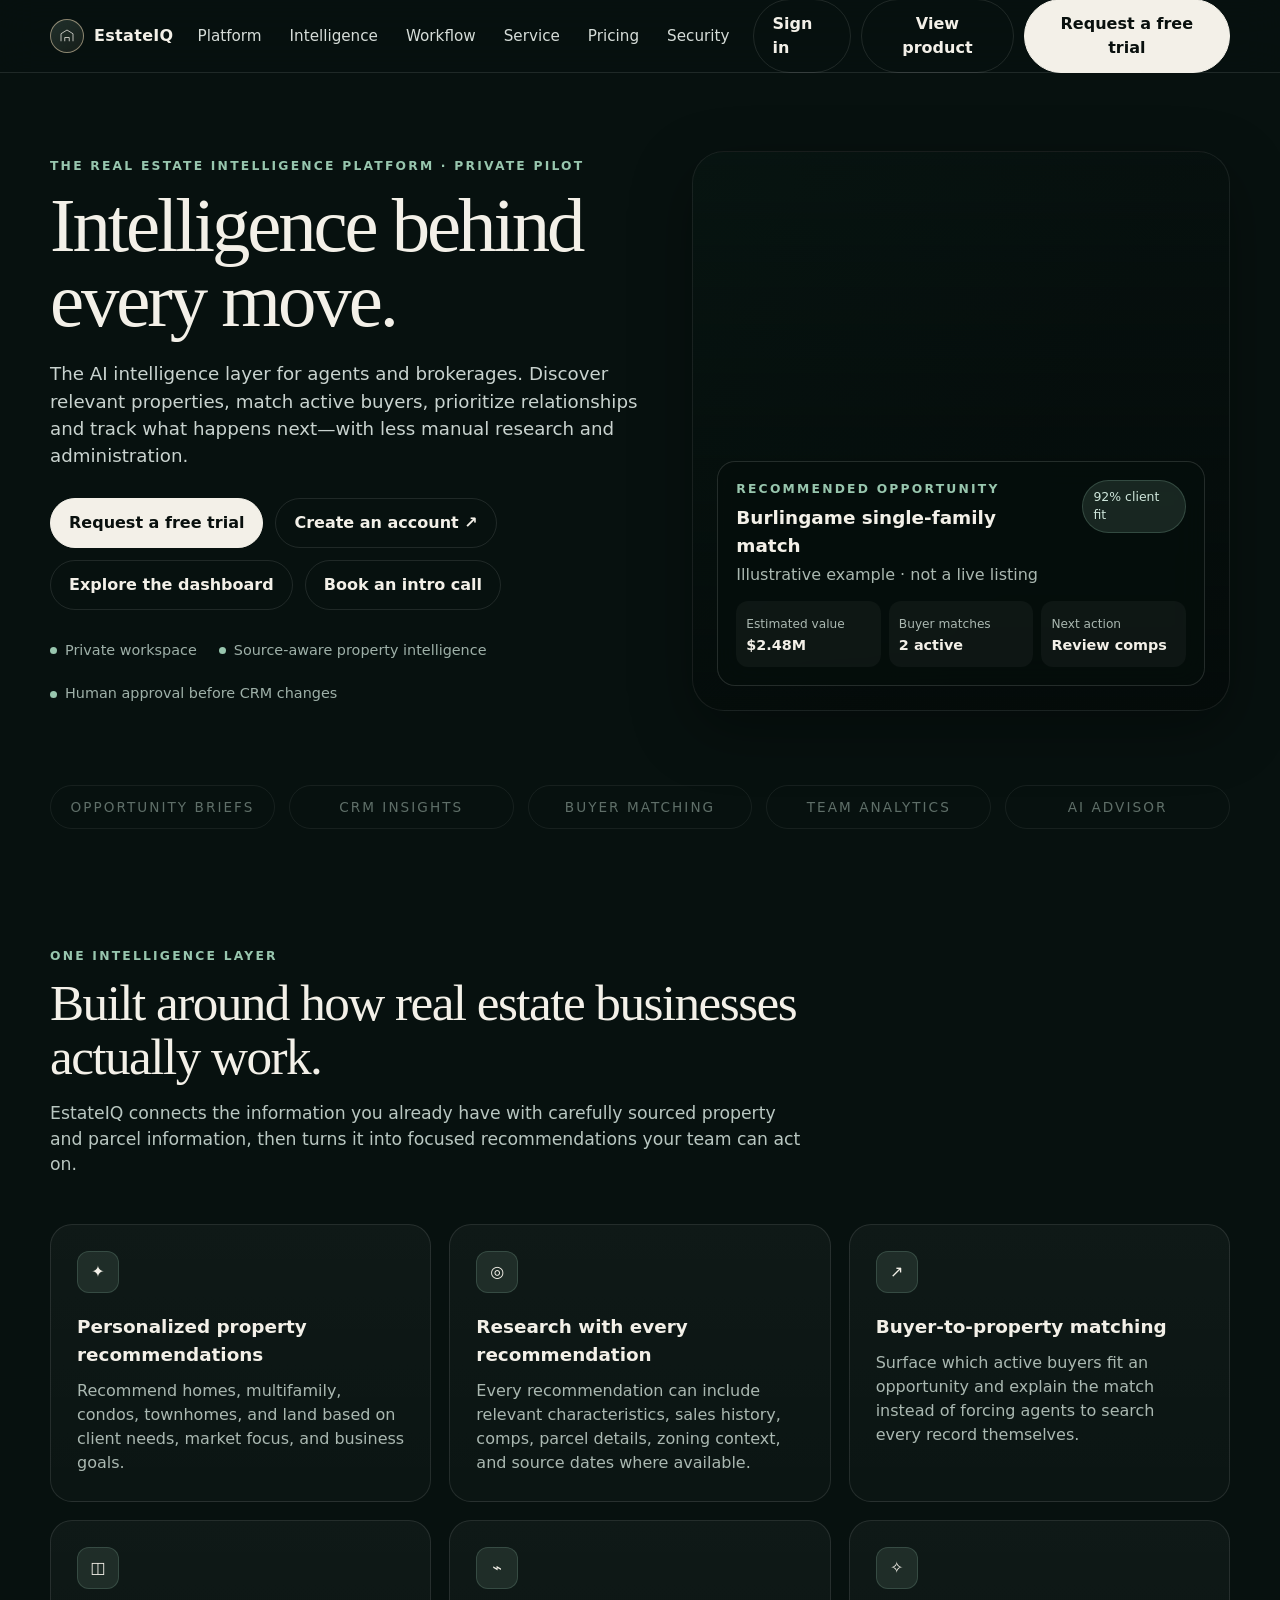
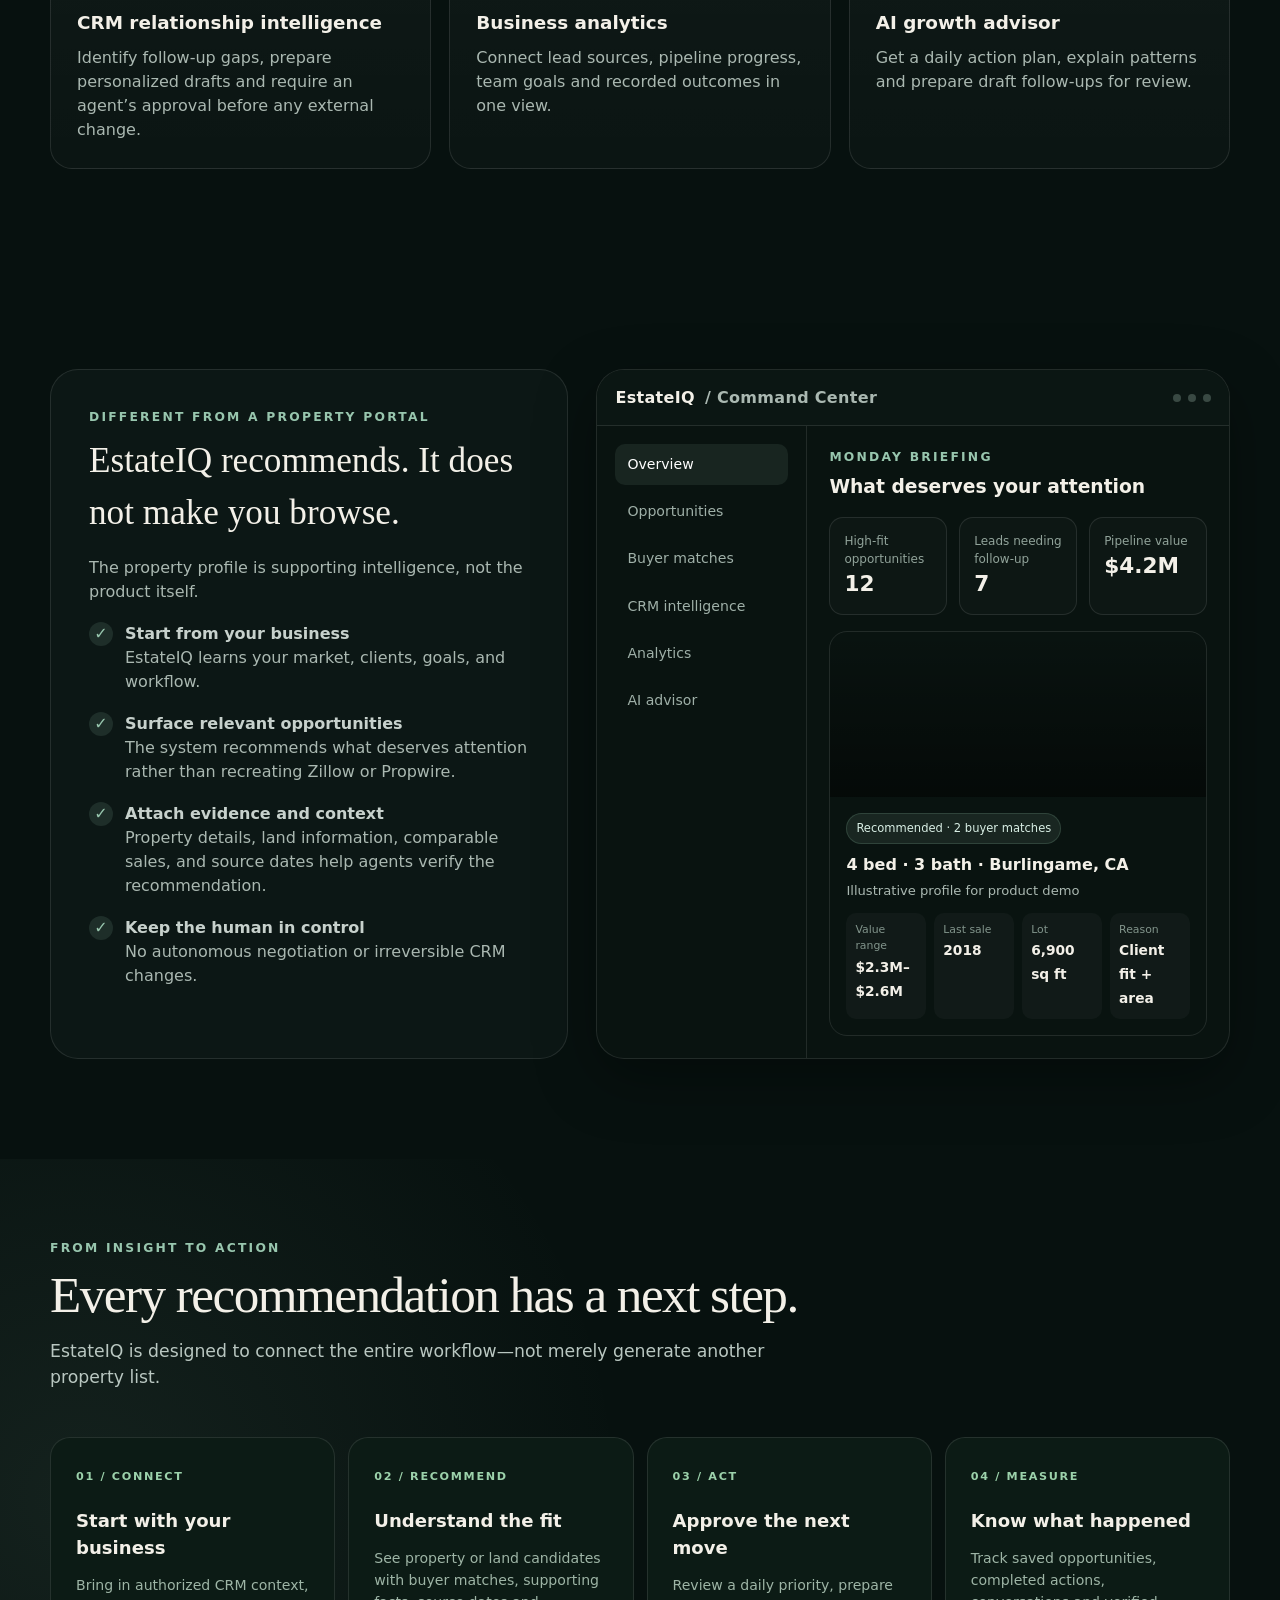
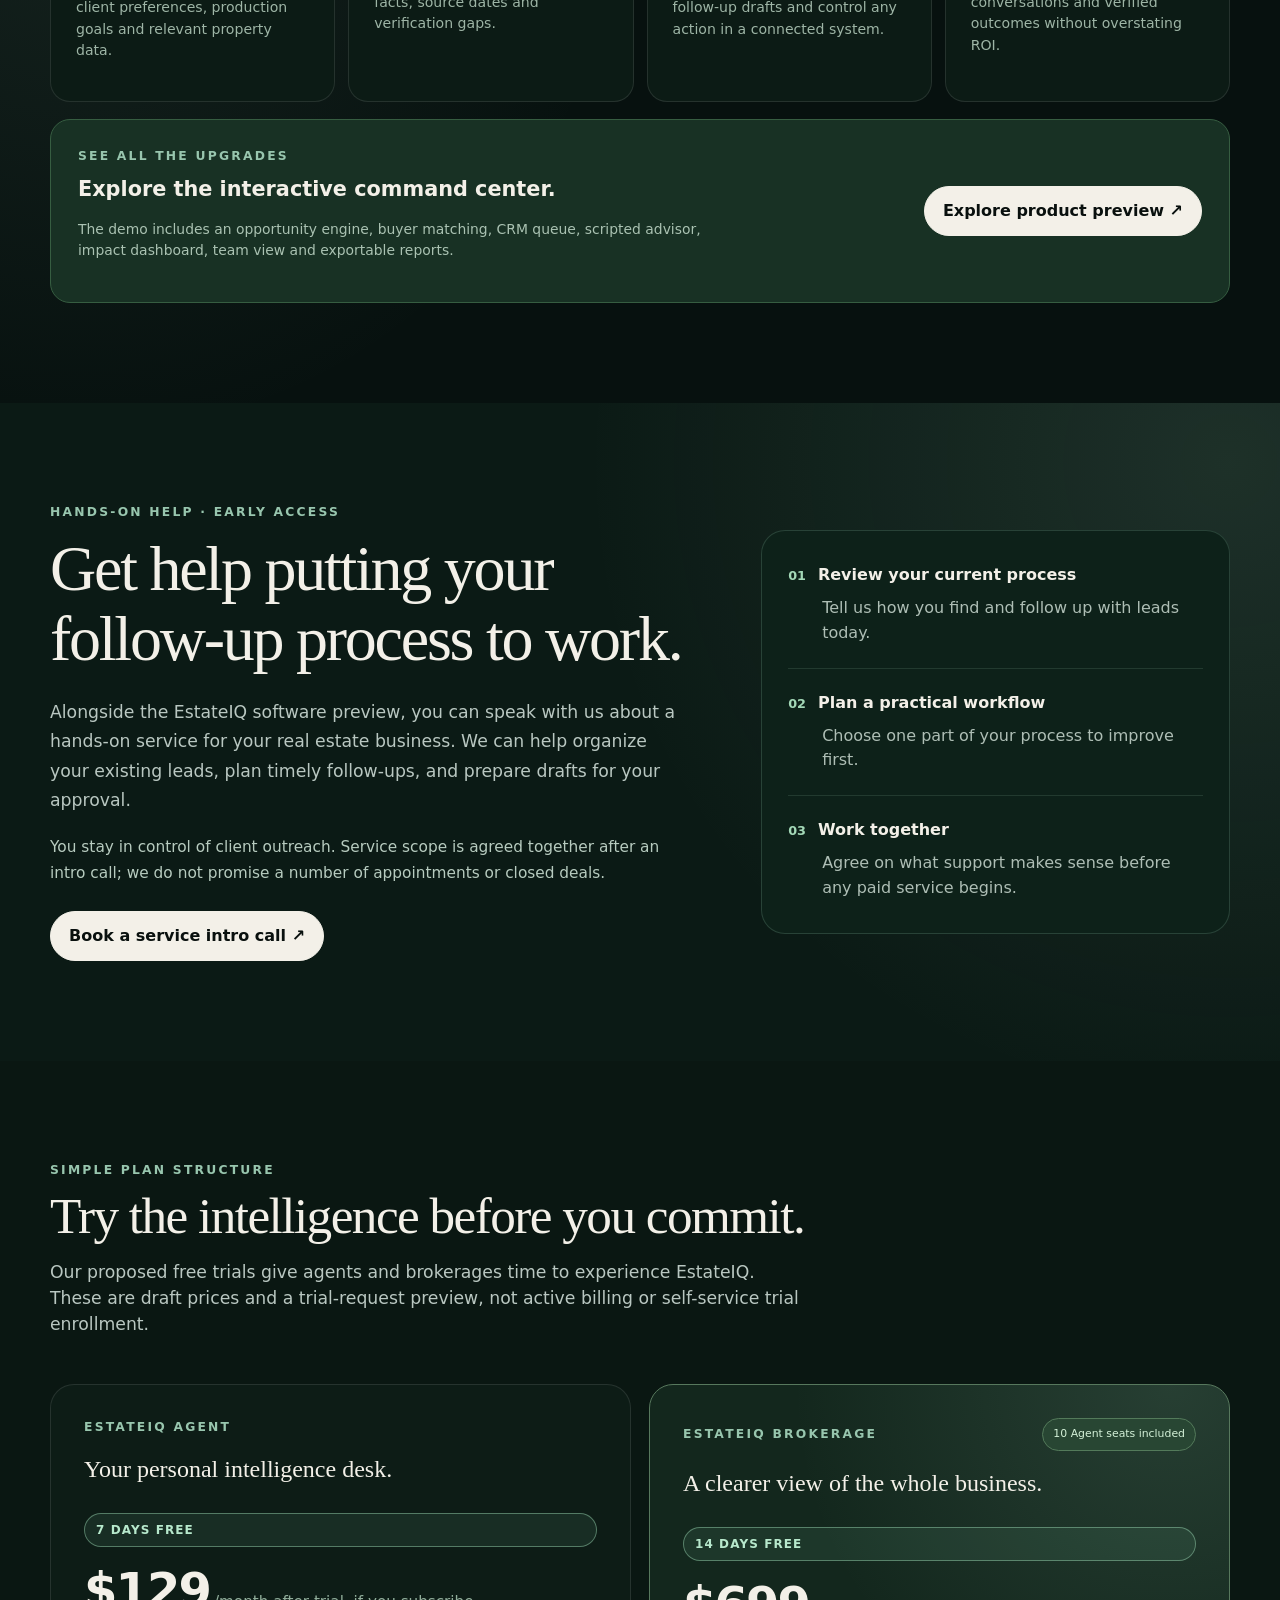
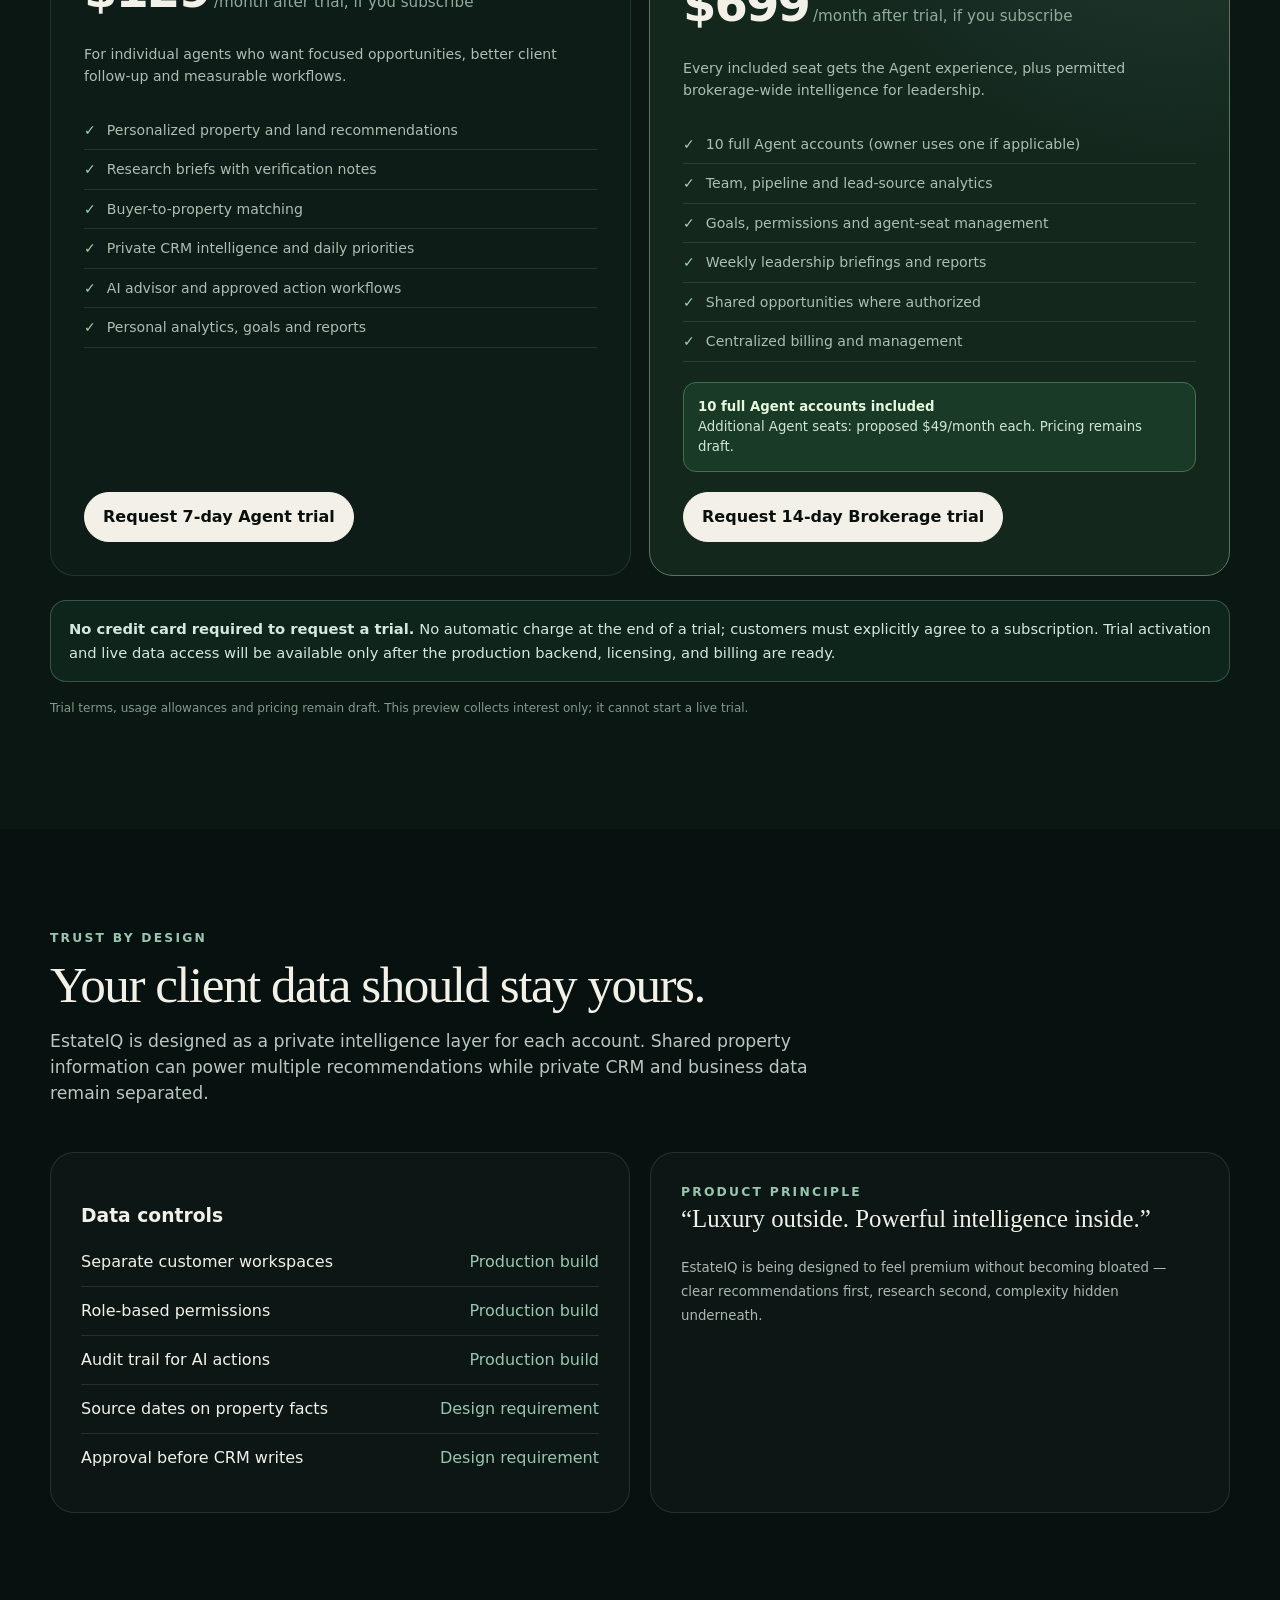
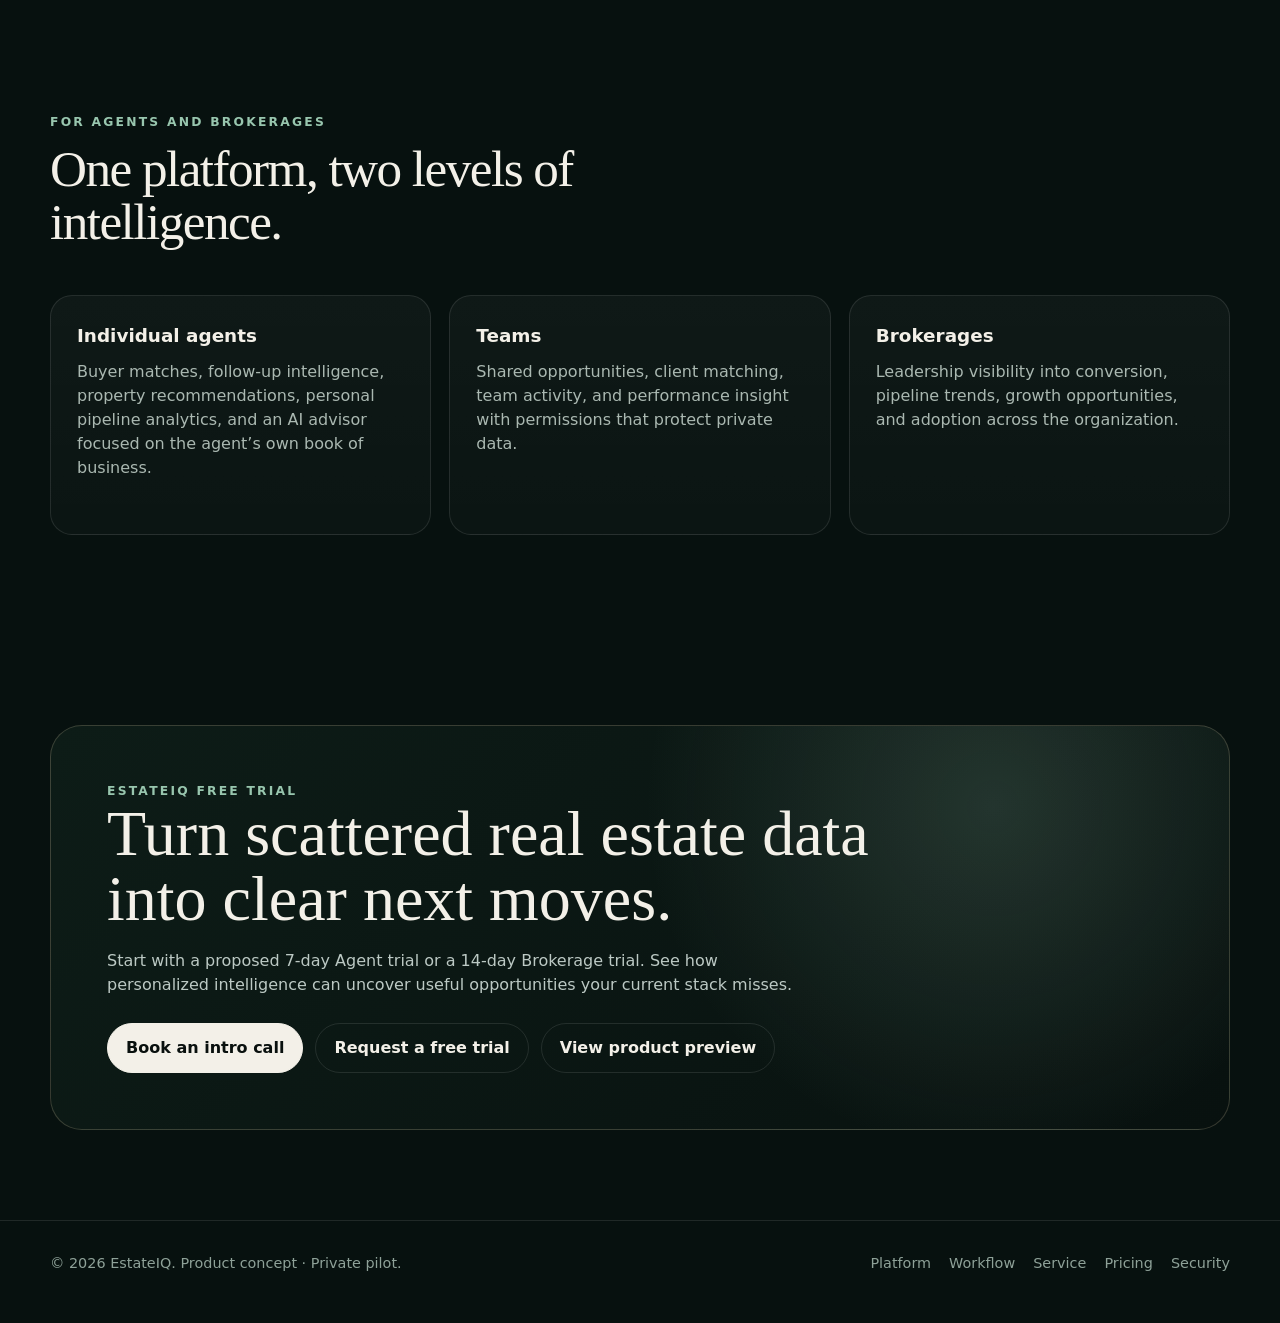
<file: index.html>
<!doctype html><html lang="en"><head><meta charset="utf-8"><meta name="viewport" content="width=device-width,initial-scale=1"><title>EstateIQ — Intelligence behind every move</title><meta name="description" content="EstateIQ is an AI intelligence layer for real estate agents and brokerages, combining CRM insight, property recommendations, and business analytics."><link rel="preconnect" href="https://images.unsplash.com"><link rel="stylesheet" href="styles.css"><link rel="stylesheet" href="landing-v2.css"></head><body>
<nav class="nav"><div class="container nav-inner"><a class="brand" href="#top"><span class="brand-mark"><svg viewBox="0 0 24 24" fill="none" stroke="currentColor"><path d="M4 19V9l8-5 8 5v10"/><path d="M9 19v-5h6v5"/></svg></span>EstateIQ</a><button class="mobile-nav-toggle" type="button" id="mobileNavToggle" aria-label="Open site menu" aria-expanded="false" aria-controls="mobileNav">☰</button><div class="nav-links" id="mobileNav"><a href="#platform">Platform</a><a href="#intelligence">Intelligence</a><a href="#workflow">Workflow</a><a href="#service">Service</a><a href="#pricing">Pricing</a><a href="#security">Security</a></div><div class="nav-actions"><a class="btn nav-signin" href="auth.html">Sign in</a><button class="btn" data-demo>View product</button><button class="btn btn-primary" data-open-pilot>Request a free trial</button></div></div></nav>
<main id="top">
<section class="hero"><div class="container hero-grid"><div><div class="eyebrow">THE REAL ESTATE INTELLIGENCE PLATFORM · PRIVATE PILOT</div><h1>Intelligence behind every move.</h1><p>The AI intelligence layer for agents and brokerages. Discover relevant properties, match active buyers, prioritize relationships and track what happens next—with less manual research and administration.</p><div class="hero-actions"><button class="btn btn-primary" data-open-pilot>Request a free trial</button><a class="btn" href="auth.html">Create an account ↗</a><button class="btn" data-demo>Explore the dashboard</button><a class="btn" href="booking.html">Book an intro call</a></div><div class="trust-row"><span><i class="dot"></i>Private workspace</span><span><i class="dot"></i>Source-aware property intelligence</span><span><i class="dot"></i>Human approval before CRM changes</span></div></div><div class="hero-card"><div class="float-card"><div class="float-top"><div><div class="eyebrow">Recommended opportunity</div><h3>Burlingame single-family match</h3><div class="muted">Illustrative example · not a live listing</div></div><div class="score">92% client fit</div></div><div class="float-meta"><div><span>Estimated value</span><strong>$2.48M</strong></div><div><span>Buyer matches</span><strong>2 active</strong></div><div><span>Next action</span><strong>Review comps</strong></div></div></div></div></div></section>
<section class="logo-strip"><div class="container"><div class="logo-line"><div class="logo-pill">Opportunity briefs</div><div class="logo-pill">CRM insights</div><div class="logo-pill">Buyer matching</div><div class="logo-pill">Team analytics</div><div class="logo-pill">AI advisor</div></div></div></section>
<section id="platform" class="section"><div class="container"><div class="section-head"><div class="eyebrow">One intelligence layer</div><h2>Built around how real estate businesses actually work.</h2><p class="lead">EstateIQ connects the information you already have with carefully sourced property and parcel information, then turns it into focused recommendations your team can act on.</p></div><div class="grid-3"><article class="feature-card"><div class="icon">✦</div><h3>Personalized property recommendations</h3><p>Recommend homes, multifamily, condos, townhomes, and land based on client needs, market focus, and business goals.</p></article><article class="feature-card"><div class="icon">◎</div><h3>Research with every recommendation</h3><p>Every recommendation can include relevant characteristics, sales history, comps, parcel details, zoning context, and source dates where available.</p></article><article class="feature-card"><div class="icon">↗</div><h3>Buyer-to-property matching</h3><p>Surface which active buyers fit an opportunity and explain the match instead of forcing agents to search every record themselves.</p></article><article class="feature-card"><div class="icon">◫</div><h3>CRM relationship intelligence</h3><p>Identify follow-up gaps, prepare personalized drafts and require an agent’s approval before any external change.</p></article><article class="feature-card"><div class="icon">⌁</div><h3>Business analytics</h3><p>Connect lead sources, pipeline progress, team goals and recorded outcomes in one view.</p></article><article class="feature-card"><div class="icon">✧</div><h3>AI growth advisor</h3><p>Get a daily action plan, explain patterns and prepare draft follow-ups for review.</p></article></div></div></section>
<section id="intelligence" class="section"><div class="container showcase"><div class="showcase-copy"><div class="eyebrow">Different from a property portal</div><h3>EstateIQ recommends. It does not make you browse.</h3><p class="muted">The property profile is supporting intelligence, not the product itself.</p><div class="bullet"><div class="bullet-check">✓</div><div><strong>Start from your business</strong><br><span class="muted">EstateIQ learns your market, clients, goals, and workflow.</span></div></div><div class="bullet"><div class="bullet-check">✓</div><div><strong>Surface relevant opportunities</strong><br><span class="muted">The system recommends what deserves attention rather than recreating Zillow or Propwire.</span></div></div><div class="bullet"><div class="bullet-check">✓</div><div><strong>Attach evidence and context</strong><br><span class="muted">Property details, land information, comparable sales, and source dates help agents verify the recommendation.</span></div></div><div class="bullet"><div class="bullet-check">✓</div><div><strong>Keep the human in control</strong><br><span class="muted">No autonomous negotiation or irreversible CRM changes.</span></div></div></div><div class="product-demo"><div class="demo-bar"><div class="brand">EstateIQ <span class="muted">/ Command Center</span></div><div class="lights"><span></span><span></span><span></span></div></div><div class="demo-body"><aside class="demo-side"><div class="side-item active">Overview</div><div class="side-item">Opportunities</div><div class="side-item">Buyer matches</div><div class="side-item">CRM intelligence</div><div class="side-item">Analytics</div><div class="side-item">AI advisor</div></aside><div class="demo-main"><div class="eyebrow">Monday briefing</div><h3 style="margin:6px 0 16px">What deserves your attention</h3><div class="metric-row"><div class="metric"><span>High-fit opportunities</span><strong>12</strong></div><div class="metric"><span>Leads needing follow-up</span><strong>7</strong></div><div class="metric"><span>Pipeline value</span><strong>$4.2M</strong></div></div><div class="recommendation"><div class="rec-img"></div><div class="rec-content"><span class="chip">Recommended · 2 buyer matches</span><h4>4 bed · 3 bath · Burlingame, CA</h4><div class="muted" style="font-size:.82rem">Illustrative profile for product demo</div><div class="rec-grid"><div><span>Value range</span><strong>$2.3M–$2.6M</strong></div><div><span>Last sale</span><strong>2018</strong></div><div><span>Lot</span><strong>6,900 sq ft</strong></div><div><span>Reason</span><strong>Client fit + area</strong></div></div></div></div></div></div></div></div></section>
<section id="workflow" class="section workflow-section"><div class="container"><div class="section-head"><div class="eyebrow">FROM INSIGHT TO ACTION</div><h2>Every recommendation has a next step.</h2><p class="lead">EstateIQ is designed to connect the entire workflow—not merely generate another property list.</p></div><div class="workflow-grid"><article class="workflow-step"><span>01 / CONNECT</span><h3>Start with your business</h3><p>Bring in authorized CRM context, client preferences, production goals and relevant property data.</p></article><article class="workflow-step"><span>02 / RECOMMEND</span><h3>Understand the fit</h3><p>See property or land candidates with buyer matches, supporting facts, source dates and verification gaps.</p></article><article class="workflow-step"><span>03 / ACT</span><h3>Approve the next move</h3><p>Review a daily priority, prepare follow-up drafts and control any action in a connected system.</p></article><article class="workflow-step"><span>04 / MEASURE</span><h3>Know what happened</h3><p>Track saved opportunities, completed actions, conversations and verified outcomes without overstating ROI.</p></article></div><div class="workflow-cta"><div><div class="eyebrow">SEE ALL THE UPGRADES</div><h3>Explore the interactive command center.</h3><p>The demo includes an opportunity engine, buyer matching, CRM queue, scripted advisor, impact dashboard, team view and exportable reports.</p></div><button class="btn btn-primary" data-demo>Explore product preview ↗</button></div></div></section>
<section id="service" class="section service-section"><div class="container service-layout"><div><div class="eyebrow">HANDS-ON HELP · EARLY ACCESS</div><h2>Get help putting your follow-up process to work.</h2><p class="lead">Alongside the EstateIQ software preview, you can speak with us about a hands-on service for your real estate business. We can help organize your existing leads, plan timely follow-ups, and prepare drafts for your approval.</p><p class="service-note">You stay in control of client outreach. Service scope is agreed together after an intro call; we do not promise a number of appointments or closed deals.</p><a class="btn btn-primary" href="booking.html">Book a service intro call ↗</a></div><div class="service-steps"><div><span>01</span><strong>Review your current process</strong><p>Tell us how you find and follow up with leads today.</p></div><div><span>02</span><strong>Plan a practical workflow</strong><p>Choose one part of your process to improve first.</p></div><div><span>03</span><strong>Work together</strong><p>Agree on what support makes sense before any paid service begins.</p></div></div></div></section>
<section id="pricing" class="section pricing-section"><div class="container"><div class="section-head"><div class="eyebrow">SIMPLE PLAN STRUCTURE</div><h2>Try the intelligence before you commit.</h2><p class="lead">Our proposed free trials give agents and brokerages time to experience EstateIQ. These are draft prices and a trial-request preview, not active billing or self-service trial enrollment.</p></div><div class="pricing-grid"><article class="pricing-card"><div class="eyebrow">ESTATEIQ AGENT</div><h3>Your personal intelligence desk.</h3><div class="trial-ribbon">7 DAYS FREE</div><div class="price">$129<span>/month after trial, if you subscribe</span></div><p>For individual agents who want focused opportunities, better client follow-up and measurable workflows.</p><ul><li>Personalized property and land recommendations</li><li>Research briefs with verification notes</li><li>Buyer-to-property matching</li><li>Private CRM intelligence and daily priorities</li><li>AI advisor and approved action workflows</li><li>Personal analytics, goals and reports</li></ul><button class="btn btn-primary" data-open-pilot data-trial-plan="agent">Request 7-day Agent trial</button></article><article class="pricing-card featured"><div class="price-top"><div class="eyebrow">ESTATEIQ BROKERAGE</div><span class="price-pill">10 Agent seats included</span></div><h3>A clearer view of the whole business.</h3><div class="trial-ribbon">14 DAYS FREE</div><div class="price">$699<span>/month after trial, if you subscribe</span></div><p>Every included seat gets the Agent experience, plus permitted brokerage-wide intelligence for leadership.</p><ul><li>10 full Agent accounts (owner uses one if applicable)</li><li>Team, pipeline and lead-source analytics</li><li>Goals, permissions and agent-seat management</li><li>Weekly leadership briefings and reports</li><li>Shared opportunities where authorized</li><li>Centralized billing and management</li></ul><div class="founding-note"><strong>10 full Agent accounts included</strong><br>Additional Agent seats: proposed $49/month each. Pricing remains draft.</div><button class="btn btn-primary" data-open-pilot data-trial-plan="brokerage">Request 14-day Brokerage trial</button></article></div><div class="trial-assurance"><strong>No credit card required to request a trial.</strong> No automatic charge at the end of a trial; customers must explicitly agree to a subscription. Trial activation and live data access will be available only after the production backend, licensing, and billing are ready.</div><p class="pricing-disclaimer">Trial terms, usage allowances and pricing remain draft. This preview collects interest only; it cannot start a live trial.</p></div></section>
<section id="security" class="section"><div class="container"><div class="section-head"><div class="eyebrow">Trust by design</div><h2>Your client data should stay yours.</h2><p class="lead">EstateIQ is designed as a private intelligence layer for each account. Shared property information can power multiple recommendations while private CRM and business data remain separated.</p></div><div class="split"><div class="security-card"><h3>Data controls</h3><div class="security-list"><div class="security-row"><span>Separate customer workspaces</span><span>Production build</span></div><div class="security-row"><span>Role-based permissions</span><span>Production build</span></div><div class="security-row"><span>Audit trail for AI actions</span><span>Production build</span></div><div class="security-row"><span>Source dates on property facts</span><span>Design requirement</span></div><div class="security-row"><span>Approval before CRM writes</span><span>Design requirement</span></div></div></div><div class="quote-card"><div class="eyebrow">Product principle</div><blockquote>“Luxury outside. Powerful intelligence inside.”</blockquote><small>EstateIQ is being designed to feel premium without becoming bloated — clear recommendations first, research second, complexity hidden underneath.</small></div></div></div></section>
<section id="about" class="section"><div class="container"><div class="section-head"><div class="eyebrow">For agents and brokerages</div><h2>One platform, two levels of intelligence.</h2></div><div class="grid-3"><article class="feature-card"><h3>Individual agents</h3><p>Buyer matches, follow-up intelligence, property recommendations, personal pipeline analytics, and an AI advisor focused on the agent’s own book of business.</p></article><article class="feature-card"><h3>Teams</h3><p>Shared opportunities, client matching, team activity, and performance insight with permissions that protect private data.</p></article><article class="feature-card"><h3>Brokerages</h3><p>Leadership visibility into conversion, pipeline trends, growth opportunities, and adoption across the organization.</p></article></div></div></section>
<section class="cta"><div class="container"><div class="cta-box"><div class="eyebrow">EstateIQ free trial</div><h2>Turn scattered real estate data into clear next moves.</h2><p>Start with a proposed 7-day Agent trial or a 14-day Brokerage trial. See how personalized intelligence can uncover useful opportunities your current stack misses.</p><div class="cta-actions"><a class="btn btn-primary" href="booking.html">Book an intro call</a><button class="btn" data-open-pilot>Request a free trial</button><button class="btn" data-demo>View product preview</button></div></div></div></section>
</main>
<footer><div class="container footer-inner"><div>© 2026 EstateIQ. Product concept · Private pilot.</div><div class="footer-links"><a href="#platform">Platform</a><a href="#workflow">Workflow</a><a href="#service">Service</a><a href="#pricing">Pricing</a><a href="#security">Security</a></div></div></footer>
<div class="modal" id="pilotModal"><div class="modal-card"><div class="modal-head"><div><div class="eyebrow">Trial request</div><strong>Request your EstateIQ free trial</strong></div><button type="button" class="close" data-close-pilot aria-label="Close pilot form">×</button></div><div class="modal-body"><form id="pilotForm" name="estateiq-pilot" method="POST" action="/thank-you.html" data-netlify="true" netlify-honeypot="bot-field"><input type="hidden" name="form-name" value="estateiq-pilot"><p class="visually-hidden"><label>Do not fill this out: <input name="bot-field"></label></p><div class="trial-form-intro">Agent: 7 days free · Brokerage: 14 days free. This preview collects trial requests; no trial or subscription starts here.</div><div class="field"><label for="trialPlan">Trial type</label><select id="trialPlan" name="trial-plan" required><option value="agent">Agent — 7 days free</option><option value="brokerage">Brokerage — 14 days free</option></select></div><div class="field"><label for="pilotName">Name</label><input id="pilotName" name="name" required placeholder="Your name"></div><div class="field"><label for="pilotEmail">Work email</label><input id="pilotEmail" name="email" type="email" required placeholder="you@brokerage.com"></div><div class="field"><label for="pilotRole">I am a...</label><select id="pilotRole" name="role"><option>Real estate agent</option><option>Team lead</option><option>Broker / owner</option><option>Other</option></select></div><div class="field"><label for="pilotCompany">Brokerage / team</label><input id="pilotCompany" name="company" placeholder="Company name"></div><div class="field"><label for="pilotGoals">What do you want EstateIQ to help with?</label><textarea id="pilotGoals" name="goals" rows="4" placeholder="Property matching, lead follow-up, analytics..."></textarea></div><button class="btn btn-primary" type="submit">Submit trial request</button><div class="notice" id="formNote">No credit card is collected and no trial starts automatically. Pilot requests are not being collected here yet. This form will not be sent. <a href="booking.html">Book an intro call instead.</a></div></form></div></div></div>
<script src="app.js"></script></body></html>
</file>
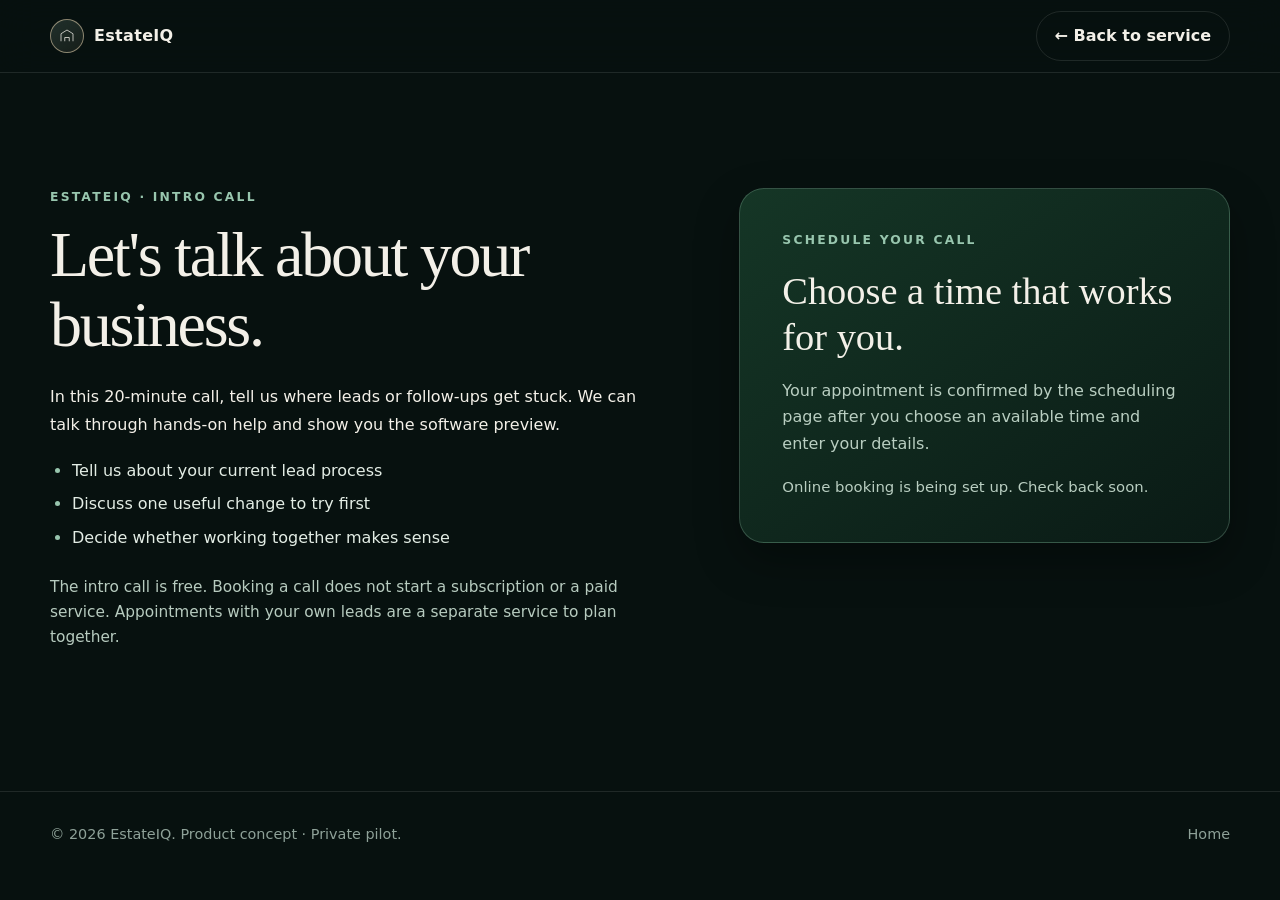
<file: booking.html>
<!doctype html>
<html lang="en">
<head>
  <meta charset="utf-8">
  <meta name="viewport" content="width=device-width,initial-scale=1">
  <title>Book an intro call · EstateIQ</title>
  <meta name="description" content="Book an intro call about EstateIQ's hands-on service for real estate agents and teams.">
  <link rel="stylesheet" href="styles.css">
  <link rel="stylesheet" href="landing-v2.css">
</head>
<body>
  <nav class="nav"><div class="container nav-inner"><a class="brand" href="index.html"><span class="brand-mark"><svg viewBox="0 0 24 24" fill="none" stroke="currentColor" aria-hidden="true"><path d="M4 19V9l8-5 8 5v10"/><path d="M9 19v-5h6v5"/></svg></span>EstateIQ</a><a class="btn" href="index.html#service">← Back to service</a></div></nav>
  <main class="booking-main"><div class="container booking-layout"><div>
    <div class="eyebrow">ESTATEIQ · INTRO CALL</div>
    <h1>Let's talk about your business.</h1>
    <p class="lead">In this 20-minute call, tell us where leads or follow-ups get stuck. We can talk through hands-on help and show you the software preview.</p>
    <ul class="booking-list"><li>Tell us about your current lead process</li><li>Discuss one useful change to try first</li><li>Decide whether working together makes sense</li></ul>
    <p class="service-note">The intro call is free. Booking a call does not start a subscription or a paid service. Appointments with your own leads are a separate service to plan together.</p>
  </div><div class="booking-panel"><div class="eyebrow">SCHEDULE YOUR CALL</div><h2>Choose a time that works for you.</h2>
    <p>Your appointment is confirmed by the scheduling page after you choose an available time and enter your details.</p>
    <a id="bookingLink" class="btn btn-primary" target="_blank" rel="noopener noreferrer" hidden>See available times ↗</a>
    <p id="bookingStatus" class="booking-status" role="status">Online booking is being set up. Check back soon.</p>
  </div></div></main>
  <footer><div class="container footer-inner"><div>© 2026 EstateIQ. Product concept · Private pilot.</div><a href="index.html">Home</a></div></footer>
  <script src="booking-config.js"></script><script src="booking.js"></script>
</body>
</html>
</file>
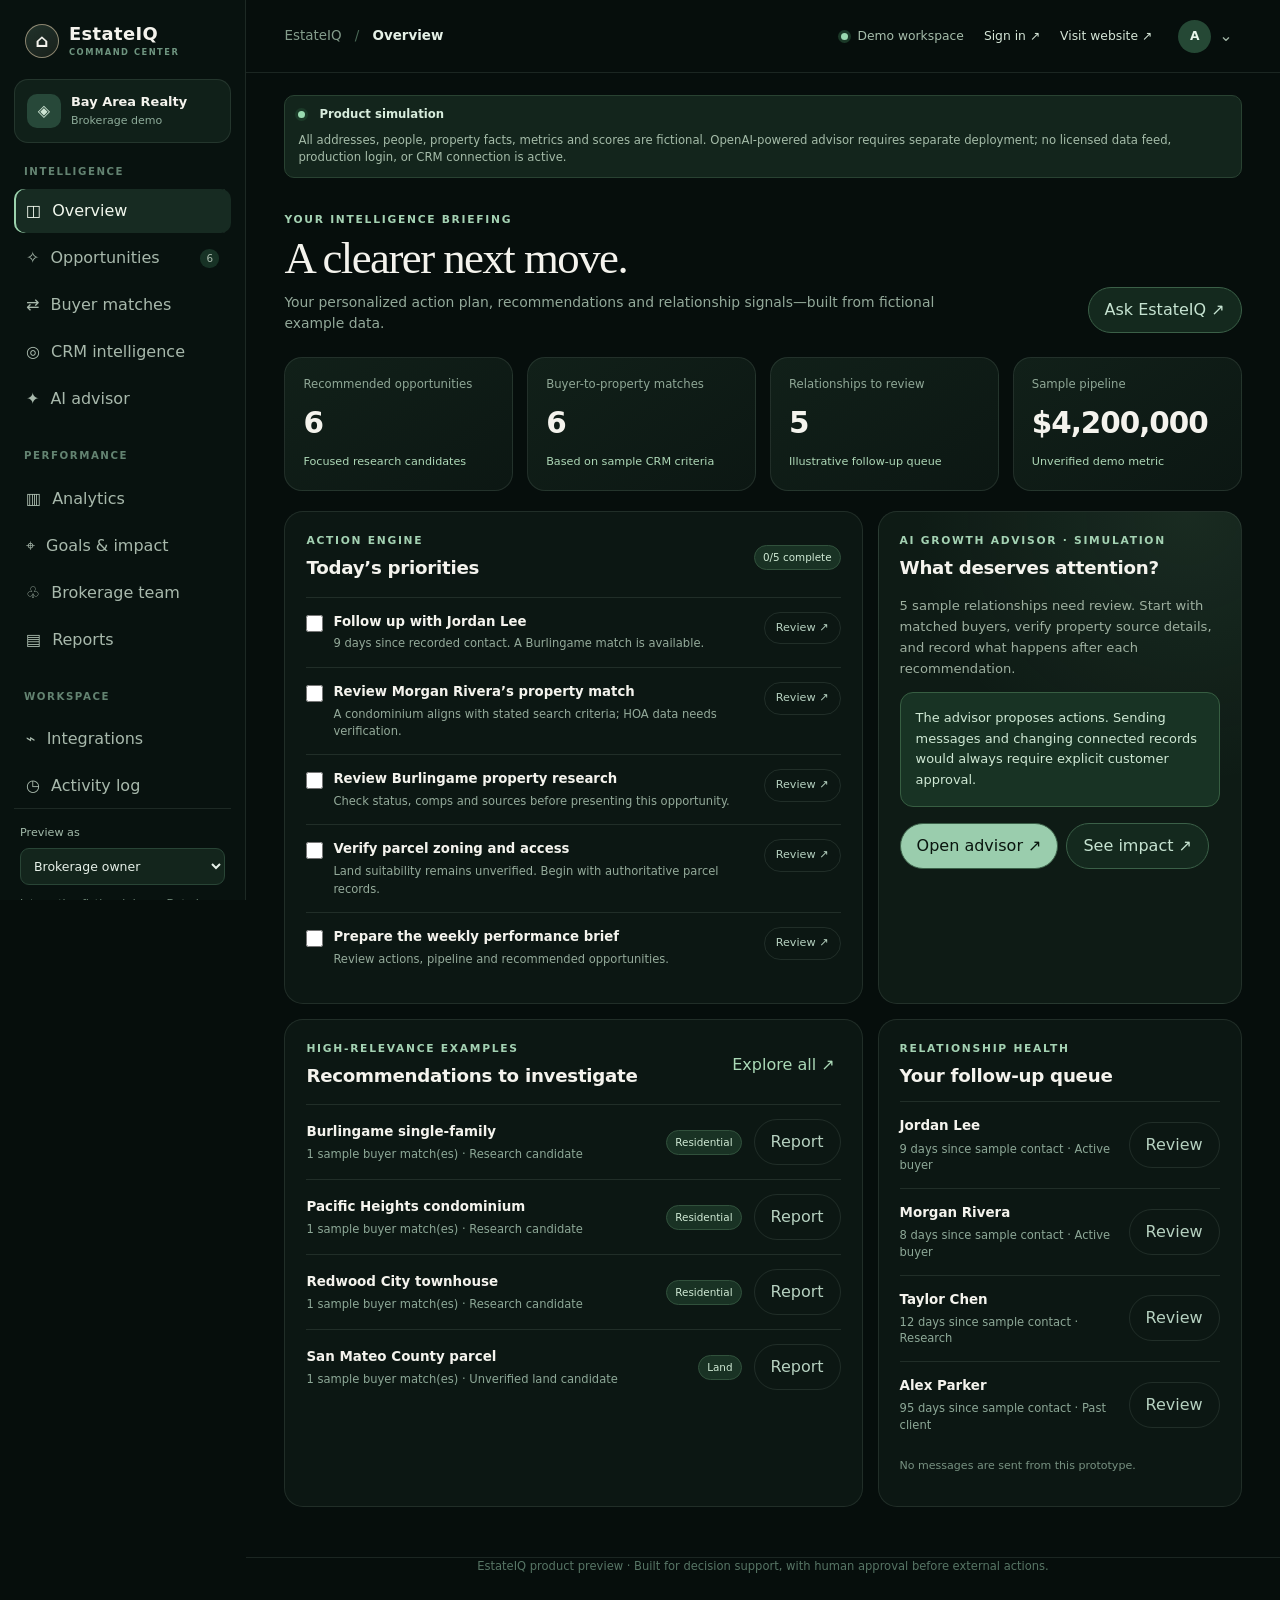
<file: dashboard.html>
<!doctype html>
<html lang="en"><head><meta charset="utf-8"><meta name="viewport" content="width=device-width,initial-scale=1"><meta name="theme-color" content="#07100f"><meta name="description" content="EstateIQ product preview: actionable real estate recommendations, CRM intelligence, AI workflow and brokerage insights."><title>EstateIQ — Intelligence command center</title><link rel="stylesheet" href="styles.css"><link rel="stylesheet" href="dashboard.css"><script src="live-ai-config.js" defer></script><script src="dashboard.js" defer></script></head>
<body class="workspace-body">
<div class="workspace-shell">
  <button type="button" class="mobile-sidebar-backdrop" id="sidebarBackdrop" aria-label="Close navigation" hidden></button>
  <aside class="workspace-sidebar" id="sidebar">
    <a class="brand workspace-brand" href="index.html"><span class="brand-mark">⌂</span><span>EstateIQ<small>COMMAND CENTER</small></span></a>
    <div class="workspace-switch"><span class="workspace-icon">◈</span><div><strong>Bay Area Realty</strong><span id="workspacePlan">Brokerage demo</span></div></div>
    <div class="nav-label">INTELLIGENCE</div>
    <nav class="workspace-menu" aria-label="Workspace navigation">
      <button type="button" class="workspace-link active" data-page-link="overview">◫ <span>Overview</span></button>
      <button type="button" class="workspace-link" data-page-link="opportunities">✧ <span>Opportunities</span><em id="navOppCount">6</em></button>
      <button type="button" class="workspace-link" data-page-link="buyers">⇄ <span>Buyer matches</span></button>
      <button type="button" class="workspace-link" data-page-link="crm">◎ <span>CRM intelligence</span></button>
      <button type="button" class="workspace-link" data-page-link="advisor">✦ <span>AI advisor</span></button>
      <div class="nav-label second-label">PERFORMANCE</div>
      <button type="button" class="workspace-link" data-page-link="analytics">▥ <span>Analytics</span></button>
      <button type="button" class="workspace-link" data-page-link="goals">⌖ <span>Goals & impact</span></button>
      <button type="button" class="workspace-link" data-page-link="team">♧ <span>Brokerage team</span></button>
      <button type="button" class="workspace-link" data-page-link="reports">▤ <span>Reports</span></button>
      <div class="nav-label second-label">WORKSPACE</div>
      <button type="button" class="workspace-link" data-page-link="integrations">⌁ <span>Integrations</span></button>
      <button type="button" class="workspace-link" data-page-link="activity">◷ <span>Activity log</span></button>
    </nav>
    <div class="sidebar-bottom"><div class="mode-switch"><span>Preview as</span><select id="roleMode" aria-label="Preview account plan"><option value="brokerage">Brokerage owner</option><option value="agent">Individual agent</option></select></div><p>Interactive fictional demo. Data is stored in this browser only. Do not enter real client information.</p><button type="button" class="reset-btn" id="resetDemo">↺ Reset demo data</button></div>
  </aside>
  <div class="workspace-main">
    <header class="workspace-topbar"><button type="button" id="sidebarToggle" class="sidebar-toggle" aria-label="Toggle navigation" aria-expanded="false">☰</button><div class="topbar-crumb">EstateIQ <span>/</span> <strong id="pageCrumb">Overview</strong></div><div class="topbar-right"><span class="topbar-status"><span class="status-dot"></span> Demo workspace</span><a class="topbar-site" href="auth.html">Sign in ↗</a><a class="topbar-site" href="index.html">Visit website ↗</a><div class="profile-menu-wrap" id="profileMenuWrap">
        <button type="button" class="profile-trigger" id="profileMenuToggle" aria-label="Open your profile menu" aria-haspopup="menu" aria-expanded="false" aria-controls="profileMenu"><span class="topbar-avatar" id="profileAvatar">A</span><span class="profile-chevron" aria-hidden="true">⌄</span></button>
        <div class="profile-menu" id="profileMenu" role="menu" aria-label="Your account" hidden>
          <div class="profile-menu-header"><span class="profile-menu-avatar" id="profileMenuAvatar">A</span><div><strong id="profileMenuName">Austin</strong><small id="profileMenuRole">Brokerage demo · Preview</small></div></div>
          <div class="profile-menu-divider"></div>
          <button type="button" role="menuitem" data-nav="profile"><span aria-hidden="true">◎</span><span>My profile & preferences</span><span class="profile-menu-arrow">↗</span></button>
          <a role="menuitem" href="account.html"><span aria-hidden="true">♙</span><span>Account & security</span><span class="profile-menu-arrow">↗</span></a>
          <button type="button" role="menuitem" data-nav="integrations"><span aria-hidden="true">⌁</span><span>Connections & integrations</span><span class="profile-menu-arrow">↗</span></button>
          <button type="button" role="menuitem" data-nav="activity"><span aria-hidden="true">◷</span><span>Activity log</span><span class="profile-menu-arrow">↗</span></button>
          <button type="button" role="menuitem" id="profileHelp"><span aria-hidden="true">ⓘ</span><span>Help & support</span><span class="profile-menu-arrow">↗</span></button>
          <div class="profile-menu-divider"></div>
          <a role="menuitem" href="index.html"><span aria-hidden="true">↩</span><span>Exit demo</span><span class="profile-menu-arrow">↗</span></a>
          <p class="profile-menu-note">Fictional preview. Sign-in and profile data are not connected.</p>
        </div>
      </div></div></header>
    <main class="workspace-content" id="workspaceContent" tabindex="-1"><div class="demo-banner"><span class="status-dot"></span><strong>Product simulation</strong> All addresses, people, property facts, metrics and scores are fictional. OpenAI-powered advisor requires separate deployment; no licensed data feed, production login, or CRM connection is active.</div><div id="pageContent"></div></main>
    <footer class="workspace-footer">EstateIQ product preview · Built for decision support, with human approval before external actions.</footer>
  </div>
</div>
<div id="modalLayer" class="modal-layer" hidden><div class="app-modal" role="dialog" aria-modal="true" aria-labelledby="modalTitle"><header class="app-modal-head"><div><div id="modalKicker" class="eyebrow">ESTATEIQ</div><h2 id="modalTitle">Details</h2></div><button type="button" class="x-button" id="modalClose" aria-label="Close dialog">×</button></header><div class="app-modal-body" id="modalBody"></div><footer id="modalFooter" class="app-modal-footer"></footer></div></div>
<div class="toast" id="appToast" role="status" aria-live="polite"></div>
</body></html>
</file>
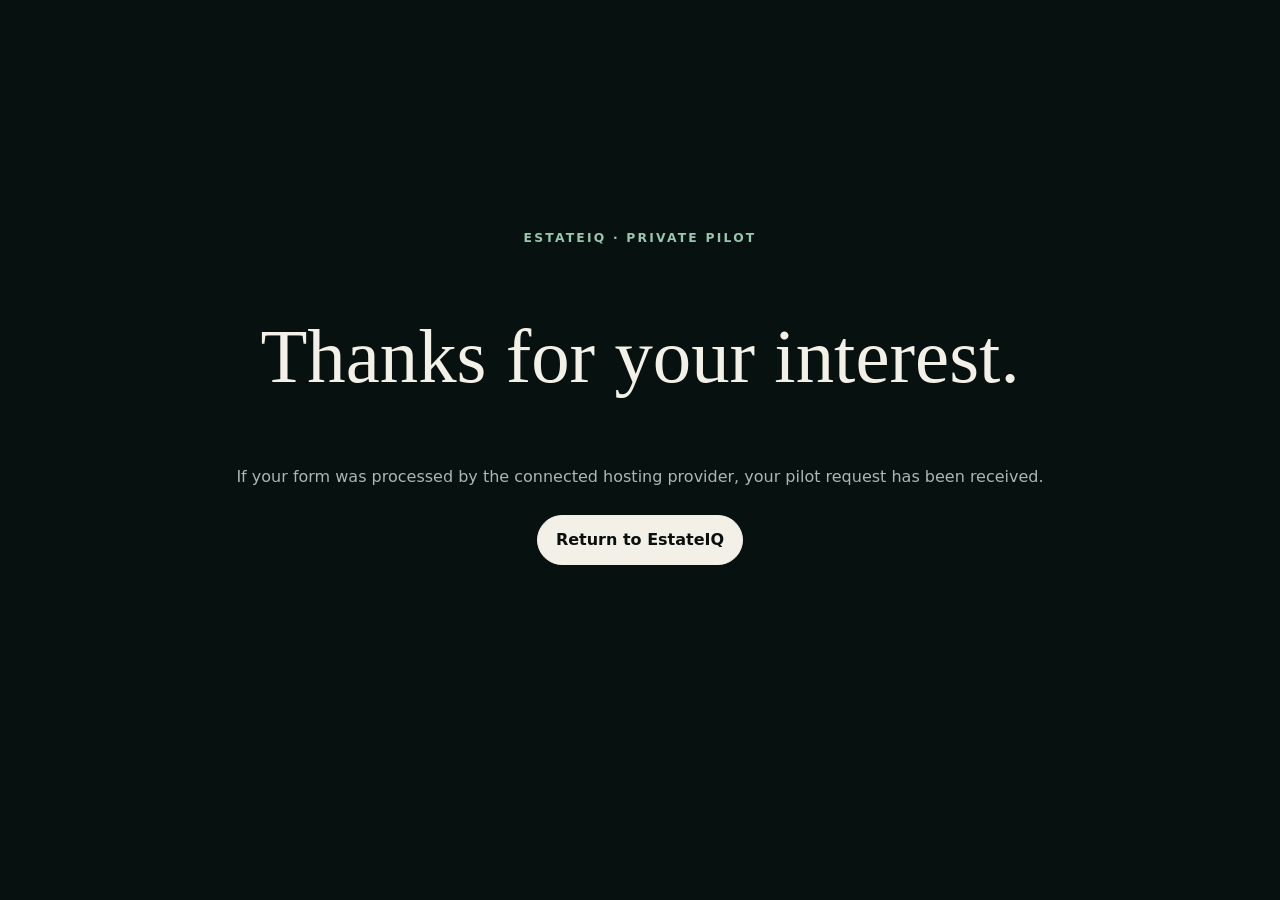
<file: thank-you.html>
<!doctype html><html lang="en"><head><meta charset="utf-8"><meta name="viewport" content="width=device-width,initial-scale=1"><title>EstateIQ — Request received</title><link rel="stylesheet" href="styles.css"></head><body><main class="container" style="min-height:90vh;display:grid;place-items:center;text-align:center"><div><div class="eyebrow">ESTATEIQ · PRIVATE PILOT</div><h1 style="font-family:Georgia,serif;font-size:clamp(2.4rem,6vw,5rem);font-weight:500">Thanks for your interest.</h1><p style="color:#aab8b1">If your form was processed by the connected hosting provider, your pilot request has been received.</p><p style="margin-top:26px"><a class="btn btn-primary" href="index.html">Return to EstateIQ</a></p></div></main></body></html>
</file>
<file: styles.css>
:root{
  --bg:#07110f;
  --panel:#0c1715;
  --panel-2:#101f1b;
  --text:#f3f0e8;
  --muted:#aab8b1;
  --sage:#98c6ae;
  --sage-2:#6fa58c;
  --champ:#d9c7a5;
  --line:rgba(255,255,255,.10);
  --shadow:0 20px 60px rgba(0,0,0,.35);
  --radius:22px;
  --radius-sm:14px;
}
*{box-sizing:border-box} html{scroll-behavior:smooth} body{margin:0;background:var(--bg);color:var(--text);font-family:Inter,ui-sans-serif,system-ui,-apple-system,BlinkMacSystemFont,"Segoe UI",sans-serif;line-height:1.5}
a{color:inherit;text-decoration:none} button,input{font:inherit}
.container{width:min(1180px,calc(100% - 40px));margin:0 auto}.eyebrow{font-size:.77rem;letter-spacing:.18em;text-transform:uppercase;color:var(--sage);font-weight:700}.muted{color:var(--muted)}
.nav{position:sticky;top:0;z-index:50;background:rgba(7,17,15,.80);backdrop-filter:blur(18px);border-bottom:1px solid var(--line)}.nav-inner{height:72px;display:flex;align-items:center;justify-content:space-between;gap:24px}.brand{display:flex;align-items:center;gap:10px;font-weight:700;letter-spacing:.02em}.brand-mark{width:34px;height:34px;border:1px solid rgba(217,199,165,.6);border-radius:50%;display:grid;place-items:center;background:linear-gradient(145deg,rgba(152,198,174,.18),rgba(217,199,165,.08))}.brand-mark svg{width:18px;height:18px}.nav-links{display:flex;gap:28px;color:#d6ddd9;font-size:.95rem}.nav-links a:hover{color:white}.nav-actions{display:flex;gap:10px;align-items:center}
.btn{display:inline-flex;align-items:center;justify-content:center;gap:8px;border:1px solid var(--line);padding:12px 18px;border-radius:999px;background:transparent;color:var(--text);cursor:pointer;transition:.2s ease;font-weight:650}.btn:hover{transform:translateY(-1px);border-color:rgba(152,198,174,.45)}.btn-primary{background:var(--text);color:#09100e;border-color:var(--text)}.btn-primary:hover{background:#fff}.btn-sage{background:var(--sage);color:#08110e;border-color:var(--sage)}
.hero{padding:78px 0 48px}.hero-grid{display:grid;grid-template-columns:1.05fr .95fr;gap:48px;align-items:center}.hero h1{font-family:Georgia,"Times New Roman",serif;font-weight:500;font-size:clamp(3rem,6vw,5.9rem);line-height:.97;letter-spacing:-.04em;margin:14px 0 22px}.hero p{font-size:1.14rem;color:#c9d3cf;max-width:680px}.hero-actions{display:flex;gap:12px;flex-wrap:wrap;margin-top:28px}.trust-row{display:flex;gap:22px;flex-wrap:wrap;margin-top:30px;color:#9eb0a8;font-size:.9rem}.trust-row span{display:flex;align-items:center;gap:8px}.dot{width:7px;height:7px;border-radius:50%;background:var(--sage)}
.hero-card{position:relative;min-height:560px;border-radius:32px;overflow:hidden;box-shadow:var(--shadow);border:1px solid rgba(255,255,255,.08);background:linear-gradient(180deg,rgba(4,10,9,.05),rgba(4,10,9,.82)),url('https://images.unsplash.com/photo-1600585154340-be6161a56a0c?auto=format&fit=crop&w=1200&q=82') center/cover}.hero-card::after{content:"";position:absolute;inset:0;background:linear-gradient(120deg,rgba(11,42,31,.15),rgba(0,0,0,0) 60%)}.float-card{position:absolute;left:24px;right:24px;bottom:24px;background:rgba(5,14,12,.82);backdrop-filter:blur(16px);border:1px solid rgba(255,255,255,.13);border-radius:18px;padding:18px;z-index:2}.float-top{display:flex;justify-content:space-between;align-items:flex-start;gap:20px}.score{font-size:.78rem;color:#cfe6db;background:rgba(152,198,174,.14);border:1px solid rgba(152,198,174,.22);padding:7px 10px;border-radius:999px}.float-card h3{margin:6px 0 4px;font-size:1.15rem}.float-meta{display:grid;grid-template-columns:repeat(3,1fr);gap:8px;margin-top:14px}.float-meta div{background:rgba(255,255,255,.04);border-radius:12px;padding:10px}.float-meta strong{display:block;font-size:.9rem}.float-meta span{font-size:.76rem;color:var(--muted)}
.logo-strip{padding:26px 0 18px;color:#8ea198;font-size:.85rem;text-transform:uppercase;letter-spacing:.15em}.logo-line{display:grid;grid-template-columns:repeat(5,1fr);gap:14px;opacity:.65}.logo-pill{border:1px solid var(--line);border-radius:999px;text-align:center;padding:11px}
.section{padding:100px 0}.section-head{max-width:760px;margin-bottom:46px}.section h2{font-family:Georgia,"Times New Roman",serif;font-size:clamp(2.3rem,4vw,4rem);font-weight:500;line-height:1.05;letter-spacing:-.03em;margin:10px 0 16px}.section p.lead{font-size:1.08rem;color:#b9c7c1}.grid-3{display:grid;grid-template-columns:repeat(3,1fr);gap:18px}.feature-card{background:linear-gradient(180deg,rgba(255,255,255,.035),rgba(255,255,255,.02));border:1px solid var(--line);border-radius:var(--radius);padding:26px;min-height:240px}.icon{width:42px;height:42px;border-radius:12px;display:grid;place-items:center;background:rgba(152,198,174,.12);border:1px solid rgba(152,198,174,.2);margin-bottom:20px}.feature-card h3{margin:0 0 10px;font-size:1.15rem}.feature-card p{color:var(--muted);margin:0}
.showcase{display:grid;grid-template-columns:.9fr 1.1fr;gap:28px;align-items:stretch}.showcase-copy{background:var(--panel);border:1px solid var(--line);border-radius:28px;padding:38px}.showcase-copy h3{font-family:Georgia,"Times New Roman",serif;font-size:2.2rem;font-weight:500;margin:8px 0 16px}.bullet{display:flex;gap:12px;margin:18px 0;color:#c7d1cc}.bullet-check{flex:0 0 24px;height:24px;border-radius:50%;display:grid;place-items:center;background:rgba(152,198,174,.13);color:var(--sage)}
.product-demo{background:#091310;border:1px solid var(--line);border-radius:28px;overflow:hidden;box-shadow:var(--shadow)}.demo-bar{height:56px;display:flex;align-items:center;justify-content:space-between;padding:0 18px;border-bottom:1px solid var(--line);background:#0b1613}.lights{display:flex;gap:7px}.lights span{width:8px;height:8px;border-radius:50%;background:#394943}.demo-body{display:grid;grid-template-columns:210px 1fr;min-height:510px}.demo-side{border-right:1px solid var(--line);padding:18px}.side-item{padding:10px 12px;border-radius:10px;color:#9fb0a8;margin-bottom:6px;font-size:.88rem}.side-item.active{background:rgba(152,198,174,.10);color:white}.demo-main{padding:22px}.metric-row{display:grid;grid-template-columns:repeat(3,1fr);gap:12px}.metric{border:1px solid var(--line);border-radius:14px;padding:14px;background:rgba(255,255,255,.02)}.metric span{display:block;color:#91a39a;font-size:.75rem}.metric strong{font-size:1.35rem}.recommendation{margin-top:16px;border:1px solid var(--line);border-radius:18px;overflow:hidden}.rec-img{height:165px;background:linear-gradient(180deg,transparent,rgba(0,0,0,.5)),url('https://images.unsplash.com/photo-1564013799919-ab600027ffc6?auto=format&fit=crop&w=1200&q=82') center/cover}.rec-content{padding:16px}.chip{display:inline-flex;align-items:center;gap:6px;font-size:.72rem;color:#d8eee4;background:rgba(152,198,174,.11);border:1px solid rgba(152,198,174,.18);padding:6px 9px;border-radius:999px}.rec-content h4{margin:9px 0 4px}.rec-grid{display:grid;grid-template-columns:repeat(4,1fr);gap:8px;margin-top:12px}.rec-grid div{background:rgba(255,255,255,.03);border-radius:10px;padding:9px}.rec-grid span{display:block;color:#82958c;font-size:.68rem}.rec-grid strong{font-size:.86rem}
.split{display:grid;grid-template-columns:1fr 1fr;gap:20px}.quote-card,.security-card{border:1px solid var(--line);border-radius:24px;padding:30px;background:var(--panel)}.quote-card blockquote{font-family:Georgia,"Times New Roman",serif;font-size:1.55rem;line-height:1.35;margin:0 0 20px}.quote-card small{color:var(--muted)}
.security-list{display:grid;gap:12px;margin-top:20px}.security-row{display:flex;justify-content:space-between;gap:20px;padding-bottom:12px;border-bottom:1px solid var(--line)}.security-row:last-child{border-bottom:0}.security-row span:last-child{color:var(--sage)}
.cta{padding:90px 0}.cta-box{position:relative;overflow:hidden;border:1px solid rgba(217,199,165,.22);border-radius:32px;padding:56px;background:radial-gradient(circle at 80% 20%,rgba(152,198,174,.18),transparent 35%),linear-gradient(135deg,#0d1c17,#08110f)}.cta h2{font-family:Georgia,"Times New Roman",serif;font-size:clamp(2.5rem,5vw,4.7rem);font-weight:500;line-height:1.02;margin:0 0 18px;max-width:820px}.cta p{color:#bcc9c4;max-width:700px}.cta-actions{margin-top:26px;display:flex;gap:12px;flex-wrap:wrap}
footer{padding:32px 0 48px;border-top:1px solid var(--line);color:#8ea198;font-size:.9rem}.footer-inner{display:flex;justify-content:space-between;gap:20px;flex-wrap:wrap}.footer-links{display:flex;gap:18px;flex-wrap:wrap}
.modal{position:fixed;inset:0;background:rgba(0,0,0,.72);display:none;align-items:center;justify-content:center;z-index:100;padding:20px}.modal.open{display:flex}.modal-card{width:min(720px,100%);max-height:88vh;overflow:auto;background:#0b1512;border:1px solid var(--line);border-radius:24px;box-shadow:var(--shadow)}.modal-head{padding:22px;border-bottom:1px solid var(--line);display:flex;justify-content:space-between;align-items:center}.modal-body{padding:22px}.close{background:none;border:0;color:white;font-size:1.5rem;cursor:pointer}.field{display:grid;gap:7px;margin-bottom:14px}.field label{font-size:.85rem;color:#aab8b1}.field input,.field select,.field textarea{width:100%;background:#07100e;border:1px solid var(--line);color:white;border-radius:12px;padding:12px}.notice{font-size:.78rem;color:#8fa098;margin-top:10px}
@media (max-width:900px){.nav-links{display:none}.hero-grid,.showcase,.split{grid-template-columns:1fr}.hero-card{min-height:460px}.grid-3{grid-template-columns:1fr 1fr}.demo-body{grid-template-columns:1fr}.demo-side{display:none}.metric-row{grid-template-columns:1fr 1fr}.logo-line{grid-template-columns:repeat(2,1fr)}.cta-box{padding:38px}}
@media (max-width:620px){.container{width:min(100% - 24px,1180px)}.hero{padding-top:52px}.grid-3{grid-template-columns:1fr}.metric-row,.rec-grid{grid-template-columns:1fr 1fr}.hero-card{min-height:390px}.nav-actions .btn:first-child{display:none}.section{padding:72px 0}.cta-box{padding:28px}.float-meta{grid-template-columns:1fr 1fr}}
</file>
<file: landing-v2.css>
.workflow-section{padding-top:80px;background:radial-gradient(circle at 6% 40%,rgba(152,198,174,.09),transparent 42%)}.workflow-grid{display:grid;grid-template-columns:repeat(4,1fr);gap:13px}.workflow-step{background:#0c1b15;border:1px solid var(--line);padding:25px;border-radius:20px}.workflow-step>span{font-size:.7rem;letter-spacing:.15em;color:#9cd2ab;font-weight:750}.workflow-step h3{font-size:1.13rem;margin:20px 0 10px}.workflow-step p{font-size:.88rem;color:#9eb5a6;line-height:1.55}.workflow-cta{display:flex;gap:20px;align-items:center;justify-content:space-between;background:#183124;border:1px solid #365d41;border-radius:20px;margin-top:17px;padding:27px}.workflow-cta h3{margin:8px 0;font-size:1.3rem}.workflow-cta p{max-width:660px;color:#aac2b2;font-size:.87rem}.workflow-cta .btn{flex:0 0 auto}.pricing-section{background:#0a1712}.pricing-grid{display:grid;grid-template-columns:1fr 1fr;gap:18px}.pricing-card{display:flex;flex-direction:column;border:1px solid var(--line);border-radius:24px;padding:33px;background:#0d1c16}.pricing-card.featured{background:radial-gradient(circle at 90% 0,rgba(152,198,174,.15),transparent 40%),#13271d;border-color:#57785d}.pricing-card h3{font-family:Georgia,serif;font-weight:500;font-size:1.5rem;margin:14px 0}.pricing-card .price{font-size:3rem;letter-spacing:-.04em;font-weight:700;margin:3px 0}.pricing-card .price span{font-weight:450;letter-spacing:normal;color:#90ad9a;font-size:.95rem;margin-left:4px}.pricing-card p,.pricing-card li{color:#acbfb1;font-size:.88rem;line-height:1.6}.pricing-card ul{padding:0;margin:9px 0 20px;list-style:none;flex:1}.pricing-card li{padding:8px 0;border-bottom:1px solid var(--line)}.pricing-card li:before{content:'✓';color:#9dd2ad;padding-right:11px}.pricing-card .btn{align-self:flex-start}.price-top{display:flex;justify-content:space-between;align-items:center;gap:9px}.price-pill{background:#284633;border:1px solid #537a5a;color:#d4f1d8;font-size:.68rem;padding:7px 10px;border-radius:25px}.founding-note{font-size:.83rem;color:#d3e6d4;background:#193a27;border:1px solid #45704c;padding:14px;border-radius:13px;margin-bottom:20px}.founding-note strong{color:#e4f7dd}.pricing-disclaimer{font-size:.75rem!important;color:#829b8a;margin-top:17px}.visually-hidden{position:absolute;width:1px;height:1px;overflow:hidden;clip:rect(0,0,0,0);white-space:nowrap}@media(max-width:950px){.workflow-grid{grid-template-columns:repeat(2,1fr)}}@media(max-width:680px){.workflow-grid,.pricing-grid{grid-template-columns:1fr}.workflow-cta{display:block}.workflow-cta .btn{margin-top:10px}.pricing-card{padding:25px}.price-top{align-items:flex-start;flex-wrap:wrap}}
/* Keep sign-in visible on small screens while retaining the pilot CTA. */
@media(max-width:620px){.nav-actions .nav-signin{display:inline-flex!important;padding:10px 13px}.nav-actions button[data-demo]{display:none}.nav-actions button[data-open-pilot]{padding:10px 13px;font-size:.78rem}.nav-inner{gap:10px}.nav-actions{gap:5px}}

/* V5 trial cards and transparent preview notice */
.trial-ribbon{display:inline-flex;align-items:center;border:1px solid rgba(158,217,181,.45);background:rgba(123,194,153,.11);color:#b7e8cc;border-radius:999px;font-size:.75rem;font-weight:800;letter-spacing:.09em;padding:7px 11px;margin:12px 0 4px}
.trial-assurance{margin:24px 0 12px;padding:16px 18px;border:1px solid rgba(158,217,181,.28);border-radius:16px;background:rgba(24,63,50,.35);color:#d5e8dd;line-height:1.65;font-size:.92rem}
.trial-form-intro{padding:12px 14px;margin-bottom:17px;border:1px solid rgba(158,217,181,.24);background:rgba(24,63,50,.3);color:#d3e6db;border-radius:12px;font-size:.88rem;line-height:1.5}

/* Phone layout / touch navigation */
.mobile-nav-toggle{display:none;border:1px solid var(--line);background:#13241b;color:#eff6ee;border-radius:12px;min-width:44px;min-height:44px;font-size:1.25rem;cursor:pointer}
@media(max-width:900px){
 .mobile-nav-toggle{display:inline-grid;place-items:center;order:3}
 .nav-inner{position:relative}
 .nav-links.mobile-open{display:flex;position:absolute;top:calc(100% - 1px);left:0;right:0;flex-direction:column;gap:0;padding:9px 15px;background:#0a1712;border:1px solid #33513b;border-radius:0 0 16px 16px;box-shadow:0 18px 36px #0009;max-height:calc(100dvh - 75px);overflow:auto}
 .nav-links.mobile-open a{padding:13px 8px;min-height:44px;border-bottom:1px solid var(--line)}
 .nav-actions{margin-left:auto}
}
@media(max-width:620px){
 .nav-inner{gap:7px;min-height:68px;height:auto;padding-top:8px;padding-bottom:8px}
 .brand{font-size:1rem;white-space:nowrap}
 .nav-actions .nav-signin{display:none!important}
 .nav-actions button[data-open-pilot]{padding:10px 11px;min-height:44px;font-size:.73rem}
 .hero h1{font-size:clamp(2.55rem,12vw,4rem)}
 .hero-grid{gap:26px}
 .hero-actions{display:flex;flex-wrap:wrap}
 .hero-actions .btn{min-height:44px}
 .hero-card{min-height:350px}
 .float-card{max-width:calc(100% - 24px)}
 .pricing-card .price{font-size:2.5rem;overflow-wrap:anywhere}
 .pricing-card .price span{display:block;margin-left:0;line-height:1.3}
 .modal{padding:10px;align-items:flex-end}
 .modal-card{max-height:92dvh;border-radius:18px 18px 0 0}
 input,select,textarea{font-size:16px!important}
}
html,body{max-width:100%;overflow-x:clip}
img,svg{max-width:100%}

/* Concierge offer and hosted appointment scheduling. */
.service-section{background:radial-gradient(circle at 96% 9%,rgba(152,198,174,.13),transparent 47%),#0b1a15}
.service-layout{display:grid;grid-template-columns:minmax(0,1.15fr) minmax(280px,.85fr);gap:clamp(24px,6vw,90px);align-items:center}
.service-layout h2,.booking-layout h1{font-family:Georgia,serif;font-weight:500;line-height:1.1;letter-spacing:-.035em;font-size:clamp(2.3rem,5vw,4.1rem);margin:13px 0 23px}
.service-layout .lead,.booking-layout .lead{max-width:670px;line-height:1.7}
.service-note{color:#b7cbbf;line-height:1.65;font-size:.96rem;margin:20px 0 25px}
.service-steps{border:1px solid rgba(152,198,174,.2);border-radius:24px;background:#0d2119;padding:10px 26px}
.service-steps>div{padding:22px 0;border-bottom:1px solid rgba(152,198,174,.15)}
.service-steps>div:last-child{border-bottom:0}
.service-steps span{font-size:.8rem;font-weight:700;color:#a3d8b7;margin-right:12px}
.service-steps strong{font-size:1rem}
.service-steps p{color:#aebeb5;line-height:1.55;margin:9px 0 0 34px}
.booking-main{min-height:calc(100vh - 200px);padding:clamp(55px,9vw,120px) 0}
.booking-layout{display:grid;grid-template-columns:minmax(0,1.1fr) minmax(300px,.9fr);gap:clamp(28px,7vw,96px);align-items:start}
.booking-list{padding-left:22px;line-height:2.1;color:#e3ede5}
.booking-list li::marker{color:#98c6ae}
.booking-panel{border:1px solid rgba(152,198,174,.28);border-radius:25px;background:linear-gradient(145deg,#153626,#0a1a15);padding:clamp(25px,4vw,42px);box-shadow:0 18px 45px #0005}
.booking-panel h2{font-family:Georgia,serif;font-weight:500;font-size:clamp(1.7rem,3vw,2.45rem);line-height:1.2;margin:18px 0}
.booking-panel p{color:#b9cec1;line-height:1.65}
.booking-panel .btn{margin-top:10px}
.booking-panel .btn[hidden]{display:none}
.booking-status{font-size:.93rem;margin:18px 0 0}
@media(max-width:750px){.service-layout,.booking-layout{grid-template-columns:1fr}.service-layout{gap:30px}.booking-main{padding:65px 0}}
</file>
<file: dashboard.css>
:root{--dash:#060e0c;--surface:#0d1915;--surface2:#12241d;--surface3:#172c23;--line:rgba(207,230,213,.105);--soft:#96aa9b;--mint:#a6d8b8;--gold:#dfc6a0;--white:#f4f3ed}
.workspace-body{background:var(--dash);color:var(--white)}.workspace-body button,.workspace-body select,.workspace-body input,.workspace-body textarea{font:inherit}.workspace-body button{cursor:pointer}.workspace-shell{display:grid;grid-template-columns:246px minmax(0,1fr);min-height:100vh}.workspace-sidebar{height:100vh;position:sticky;top:0;z-index:35;display:flex;flex-direction:column;padding:21px 14px 15px;border-right:1px solid var(--line);background:#08120f;overflow-y:auto}.workspace-brand{font-size:1.12rem;padding:3px 11px 21px}.workspace-brand>span:last-child{display:flex;flex-direction:column;line-height:1.12}.workspace-brand small{font-size:.52rem;letter-spacing:.18em;color:#6f9580;margin-top:4px}.workspace-switch{padding:12px;display:flex;align-items:center;gap:10px;border:1px solid var(--line);background:#102019;border-radius:14px;margin-bottom:21px}.workspace-switch strong{font-size:.81rem;display:block}.workspace-switch span:not(.workspace-icon){display:block;color:#8eac9a;font-size:.69rem;margin-top:2px}.workspace-icon{background:#274839;color:#cde4d3;width:34px;height:34px;border-radius:10px;display:grid;place-items:center}.nav-label{font-size:.64rem;letter-spacing:.15em;color:#638371;margin:0 10px 10px;font-weight:800}.second-label{margin-top:24px}.workspace-menu{display:flex;flex-direction:column;gap:3px}.workspace-link{width:100%;display:flex;align-items:center;gap:11px;border:0;border-radius:10px;background:none;color:#a8b9ac;padding:10px 12px;text-align:left;font-size:.84rem;min-height:39px}.workspace-link span{flex:1}.workspace-link em{font-style:normal;border-radius:9px;padding:2px 6px;background:#173225;font-size:.65rem}.workspace-link:hover,.workspace-link:focus-visible,.workspace-link.active{background:#172b22;color:#f1f7ed;outline:none}.workspace-link.active{box-shadow:inset 2px 0 #9bd2ad}.sidebar-bottom{margin-top:auto;border-top:1px solid var(--line);padding:16px 6px 0}.sidebar-bottom p{font-size:.68rem;line-height:1.55;color:#728d7b}.mode-switch span{font-size:.7rem;color:#a2baaa;display:block;margin-bottom:6px}.mode-switch select{width:100%;color:#e6f0e8;background:#13251c;border:1px solid #294536;border-radius:9px;padding:9px;font-size:.78rem}.reset-btn{border:0;background:none;color:#91b99e;font-size:.72rem;padding:5px 0}.workspace-main{min-width:0}.workspace-topbar{height:73px;border-bottom:1px solid var(--line);display:flex;align-items:center;justify-content:space-between;gap:14px;padding:0 clamp(18px,3vw,44px)}.topbar-crumb{font-size:.84rem;color:#849d8c}.topbar-crumb strong{color:#e5f1e7}.topbar-crumb span{padding:0 9px;color:#4a6957}.topbar-right{display:flex;align-items:center;gap:20px;font-size:.77rem}.topbar-status{color:#a6bdab}.status-dot{display:inline-block;background:#99dab0;width:7px;height:7px;border-radius:50%;margin-right:6px;box-shadow:0 0 0 3px #1b3928}.topbar-site{color:#d5e5d7}.topbar-avatar{width:33px;height:33px;display:grid;place-items:center;border-radius:50%;background:#254835;color:#e9f6eb;font-weight:700}.sidebar-toggle{display:none;background:none;color:white;border:1px solid var(--line);border-radius:9px;padding:6px 10px}.workspace-content{width:min(1510px,100%);margin:0 auto;padding:22px clamp(18px,3vw,44px) 50px;min-height:calc(100vh - 115px)}.demo-banner{display:flex;align-items:center;gap:8px;flex-wrap:wrap;color:#a5bca9;background:#13251c;border:1px solid #294232;border-radius:10px;padding:10px 13px;font-size:.73rem}.demo-banner strong{color:#d7ecdc}.workspace-footer{color:#577565;font-size:.72rem;text-align:center;padding:0 20px 25px}.page-head{display:flex;align-items:flex-end;justify-content:space-between;gap:20px;margin:34px 0 24px}.page-head h1{font-family:Georgia,serif;font-size:clamp(2.05rem,3.5vw,3.25rem);font-weight:500;line-height:1.05;margin:7px 0 10px;letter-spacing:-.034em}.page-head p{margin:0;color:#93a99a;font-size:.87rem;max-width:700px}.eyebrow{font-size:.67rem;letter-spacing:.16em;color:#a4d2b3;font-weight:800}.page-actions{display:flex;gap:8px;flex-wrap:wrap}.action-button{border:1px solid #3b6048;border-radius:100px;background:#9acdad;color:#09150e;font-size:.79rem;font-weight:750;padding:10px 16px;white-space:nowrap}.action-button.secondary{background:#14291e;color:#c6e3d1}.action-button.ghost{background:transparent;color:#b6d1c0;border-color:var(--line)}.action-button:hover,.chip-button:hover{filter:brightness(1.12)}.action-button:focus-visible,.chip-button:focus-visible,.workspace-link:focus-visible,input:focus-visible,select:focus-visible,textarea:focus-visible{outline:2px solid #b6ddbc;outline-offset:2px}.metric-grid{display:grid;grid-template-columns:repeat(4,minmax(0,1fr));gap:14px;margin:20px 0}.metric-card{background:linear-gradient(145deg,#112019,#0c1713);border:1px solid var(--line);border-radius:18px;padding:18px;min-width:0}.metric-card span{font-size:.73rem;color:#8fa796;display:block}.metric-card strong{display:block;font-size:clamp(1.5rem,2.3vw,2.15rem);letter-spacing:-.035em;margin:7px 0 3px}.metric-card small{color:#aed8b7;font-size:.7rem}.panel-grid{display:grid;grid-template-columns:minmax(0,1.35fr) minmax(310px,.85fr);gap:15px;margin-top:15px}.panel-grid.equal{grid-template-columns:1fr 1fr}.panel{border:1px solid var(--line);background:#0c1713;border-radius:19px;padding:21px;min-width:0}.panel.soft{background:radial-gradient(circle at 85% 0,rgba(138,202,158,.09),transparent 47%),#0e1b15}.panel h2{font-size:1.14rem;letter-spacing:-.015em;margin:5px 0 12px}.panel h3{font-size:.99rem;margin:4px 0 10px}.panel-title{display:flex;align-items:center;justify-content:space-between;gap:12px;margin-bottom:15px}.panel-title h2{margin-bottom:0}.text-link{border:0;background:none;color:#abd9b7;font-weight:700;font-size:.77rem}.muted-copy{color:#9daf9f;font-size:.82rem;line-height:1.6}.row-line{display:flex;justify-content:space-between;align-items:center;gap:12px;border-top:1px solid var(--line);padding:14px 0}.row-line:first-of-type{border-top:0}.row-main{min-width:0;flex:1}.row-main strong{display:block;font-size:.84rem}.row-main small{display:block;color:#8da897;line-height:1.45;margin-top:4px;font-size:.72rem}.tiny-label{color:#769785;font-size:.67rem}.pill{display:inline-flex;align-items:center;border:1px solid #31513c;background:#193224;color:#d0ead5;font-size:.65rem;border-radius:40px;padding:4px 8px;white-space:nowrap}.pill.amber{background:#362c1a;color:#f0d19d;border-color:#62502a}.pill.dim{background:#18241d;color:#94ab99;border-color:#304234}.priority{display:flex;align-items:flex-start;gap:11px;border-top:1px solid var(--line);padding:14px 0}.priority label{display:flex;gap:10px;align-items:flex-start;flex:1;cursor:pointer}.priority input{width:17px;height:17px;accent-color:#9acdad;margin:3px 0 0;flex:0 0 17px}.priority strong{font-size:.83rem;display:block}.priority small{color:#94aa9a;font-size:.72rem;display:block;margin-top:4px}.priority.done strong{text-decoration:line-through;color:#859c8d}.priority .action-button{padding:7px 11px;font-size:.7rem}.toolbar{display:flex;align-items:center;gap:12px;justify-content:space-between;flex-wrap:wrap;margin:16px 0 18px}.toolbar-start{display:flex;align-items:center;gap:8px;flex-wrap:wrap}.chip-button{background:#12241b;color:#adc4b3;border:1px solid #2c4435;border-radius:40px;padding:9px 13px;font-size:.73rem}.chip-button.active{background:#2b4b37;border-color:#6b9577;color:white}.toolbar input,.form-field input,.form-field select,.form-field textarea,.ask-form input,.search-input{background:#08130f;border:1px solid #2a4835;border-radius:11px;color:#eef4ec;padding:11px 12px;min-width:0}.toolbar input{width:min(270px,100%)}.card-grid{display:grid;grid-template-columns:repeat(3,minmax(0,1fr));gap:15px}.opp-card{background:#0c1713;border:1px solid var(--line);border-radius:18px;overflow:hidden;display:flex;flex-direction:column}.opp-visual{height:162px;background:#193124;position:relative;overflow:hidden}.opp-visual img{height:100%;width:100%;object-fit:cover;display:block}.opp-visual:after{content:'';inset:0;position:absolute;background:linear-gradient(transparent,rgba(0,0,0,.28));pointer-events:none}.opp-visual .image-tag{position:absolute;bottom:10px;left:10px;z-index:1}.opp-content{padding:18px;display:flex;flex-direction:column;flex:1}.opp-content h2{font-size:1.05rem;margin:10px 0 7px}.opp-content p{font-size:.76rem;color:#9cb2a1;line-height:1.54;margin:0 0 12px;flex:1}.fact-grid{display:grid;grid-template-columns:1fr 1fr;gap:9px;margin:11px 0 15px}.fact-grid div{border-top:1px solid var(--line);padding-top:9px}.fact-grid span{display:block;color:#789783;font-size:.65rem}.fact-grid strong{font-size:.78rem}.opp-actions{display:flex;gap:7px}.opp-actions .action-button{font-size:.7rem;padding:9px 10px;flex:1}.empty{border:1px dashed #43604a;color:#99b19d;padding:30px;border-radius:16px;text-align:center}.inline-actions{display:flex;gap:7px;flex-wrap:wrap}.inline-actions .action-button{padding:7px 11px;font-size:.7rem}.match-group{display:grid;gap:10px}.match-item{display:flex;align-items:center;gap:13px;padding:14px;border:1px solid var(--line);background:#0c1713;border-radius:14px}.avatar{width:36px;height:36px;border-radius:11px;background:#274a34;display:grid;place-items:center;color:#d7efdb;font-size:.74rem;font-weight:800;flex-shrink:0}.match-item .row-main{flex:1}.progress{height:7px;border-radius:20px;background:#192b20;overflow:hidden;margin-top:9px}.progress i{height:100%;display:block;background:linear-gradient(90deg,#558964,#b3dcb9);border-radius:20px}.bar-row{display:grid;grid-template-columns:120px 1fr 45px;align-items:center;gap:12px;padding:9px 0;font-size:.76rem;color:#bdcdbf}.bar-row strong{text-align:right;color:#eef4ed}.info-grid{display:grid;grid-template-columns:repeat(2,minmax(0,1fr));gap:10px}.info-box{border:1px solid var(--line);border-radius:12px;background:#12231b;padding:13px}.info-box span{display:block;color:#84a08d;font-size:.69rem}.info-box strong{display:block;margin-top:6px;font-size:.87rem}.callout{background:#183324;border:1px solid #375e42;border-radius:13px;padding:15px;color:#cfe8d4;font-size:.81rem;line-height:1.6}.callout.warning{background:#2a2419;border-color:#5b4826;color:#ebd4ac}.report-line{display:flex;justify-content:space-between;gap:12px;border-top:1px solid var(--line);padding:12px 0;color:#9bb0a0;font-size:.83rem}.report-line strong{color:#e5eee4}.form-grid{display:grid;grid-template-columns:1fr 1fr;gap:13px}.form-field{display:grid;gap:7px;font-size:.77rem;color:#b2c6b5}.form-field input,.form-field select,.form-field textarea{width:100%}.form-field.full{grid-column:1/-1}.form-help{font-size:.73rem;color:#7d9986;margin:7px 0}.form-actions{display:flex;gap:8px;margin-top:16px;flex-wrap:wrap}.advisor-layout{display:grid;grid-template-columns:minmax(0,1.45fr) minmax(270px,.62fr);gap:15px}.chat-panel{display:flex;flex-direction:column;min-height:530px}.chat-scroll{flex:1;max-height:390px;overflow:auto;display:flex;flex-direction:column;gap:13px;padding:8px 2px}.chat-bubble{font-size:.84rem;line-height:1.62;max-width:88%;border-radius:15px;padding:13px 16px;white-space:pre-wrap}.chat-bubble.ai{background:#1a3526;color:#e0efe1;align-self:flex-start;border-bottom-left-radius:4px}.chat-bubble.user{background:#284337;color:white;align-self:flex-end;border-bottom-right-radius:4px}.chat-bubble small{display:block;color:#a7c8ad;font-size:.62rem;letter-spacing:.09em;text-transform:uppercase;margin-bottom:5px}.prompt-row{display:flex;gap:7px;flex-wrap:wrap;margin:15px 0}.ask-form{display:flex;gap:8px}.ask-form input{flex:1}.ask-form .action-button{border-radius:11px}.subtle-note{color:#779181;font-size:.69rem;line-height:1.5;margin-top:10px}.setting-card{display:flex;gap:13px;padding:17px;border:1px solid var(--line);border-radius:15px;background:#0d1b15;margin-bottom:10px}.setting-icon{width:38px;height:38px;border-radius:12px;background:#23442f;display:grid;place-items:center;flex:0 0 38px}.setting-card .row-main{flex:1}.setting-card .inline-actions{align-self:center}.modal-layer[hidden]{display:none}.modal-layer{position:fixed;inset:0;z-index:100;background:rgba(0,0,0,.78);padding:14px;display:grid;place-items:center}.app-modal{width:min(780px,100%);max-height:min(93vh,940px);display:flex;flex-direction:column;border:1px solid #41644a;border-radius:20px;background:#0d1c15;box-shadow:0 25px 90px #000}.app-modal-head{padding:19px 23px;border-bottom:1px solid var(--line);display:flex;align-items:flex-start;justify-content:space-between}.app-modal h2{font-size:1.33rem;margin:5px 0 0}.x-button{font-size:1.7rem;background:none;border:0;color:#d3e2d5;line-height:1}.app-modal-body{padding:22px 23px;overflow-y:auto;color:#c1d0c1;font-size:.84rem;line-height:1.6}.app-modal-body h3{color:#e7efe8;font-size:.94rem;margin:20px 0 10px}.app-modal-footer{padding:13px 23px;border-top:1px solid var(--line);display:flex;justify-content:flex-end;gap:9px;flex-wrap:wrap}.app-modal-body ul{padding-left:18px}.toast{position:fixed;bottom:23px;right:23px;padding:13px 18px;border-radius:13px;background:#a5d8b5;color:#0a1a11;font-size:.79rem;font-weight:650;opacity:0;transform:translateY(12px);pointer-events:none;z-index:120;transition:.25s;box-shadow:0 12px 35px #0008}.toast.show{opacity:1;transform:translateY(0)}.divider{height:1px;background:var(--line);margin:17px 0}.scope-tag{font-size:.68rem;background:#2b3c2d;border:1px solid #57674d;color:#e2e7d1;padding:5px 9px;border-radius:20px}.hidden{display:none!important}.table-scroll{overflow:auto}.data-table{width:100%;border-collapse:collapse;font-size:.78rem}.data-table th{text-align:left;color:#789382;font-weight:650;font-size:.65rem;letter-spacing:.08em;text-transform:uppercase;padding:10px}.data-table td{padding:13px 10px;border-top:1px solid var(--line);color:#c9d8cb}.data-table th:last-child,.data-table td:last-child{text-align:right}.data-table .action-button{padding:7px 10px;font-size:.67rem}.plan-strip{border:1px solid #3f5d43;background:#14291e;border-radius:13px;padding:14px;font-size:.75rem;color:#b6d6bb;margin:20px 0}.plan-strip strong{color:#d9f0dd}.mini-kpi{color:#b7d6bb;font-size:.73rem}.mono{font-variant-numeric:tabular-nums}.ticket{display:flex;gap:13px;padding:14px 0;border-top:1px solid var(--line)}.ticket-icon{font-size:1.35rem;color:#9acdad}.ticket .row-main{flex:1}.ticket .row-main strong{font-size:.85rem}.ticket .row-main small{margin-top:5px}.ticket .pill{height:max-content}.section-gap{margin-top:18px}.metric-card b{font-weight:500;color:#91ae99}.alert-note{border-left:2px solid #c8a46c;padding:8px 13px;color:#cabfa7;font-size:.76rem;line-height:1.55;background:#211e17;margin-top:10px}
@media(max-width:1250px){.card-grid{grid-template-columns:repeat(2,minmax(0,1fr))}.metric-grid{grid-template-columns:repeat(2,minmax(0,1fr))}}
@media(max-width:920px){.workspace-shell{grid-template-columns:1fr}.workspace-sidebar{position:fixed;left:0;top:0;bottom:0;width:260px;transform:translateX(-101%);transition:transform .2s;box-shadow:20px 0 60px #0009}.workspace-sidebar.open{transform:translateX(0)}.sidebar-toggle{display:block}.panel-grid,.panel-grid.equal,.advisor-layout{grid-template-columns:1fr}.topbar-status{display:none}}
@media(max-width:610px){.workspace-topbar{height:61px}.topbar-site{display:none}.workspace-content{padding:15px 14px 35px}.page-head{display:block}.page-actions{margin-top:17px}.metric-grid,.card-grid,.info-grid,.form-grid{grid-template-columns:1fr}.form-field.full{grid-column:auto}.panel{padding:16px}.match-item,.setting-card{flex-wrap:wrap}.setting-card .inline-actions{width:100%}.row-line{align-items:flex-start}.bar-row{grid-template-columns:80px 1fr 32px;gap:6px}.chat-panel{min-height:460px}.ask-form{flex-wrap:wrap}.ask-form input{flex-basis:100%}}
@media print{.workspace-sidebar,.workspace-topbar,.workspace-footer,.demo-banner,.page-actions,.no-print,.modal-layer,.toast{display:none!important}.workspace-shell{display:block}.workspace-content{padding:0!important}.panel,.metric-card{break-inside:avoid;color:#111;border:1px solid #aaa;background:white!important}.workspace-body{background:white;color:#111}.page-head p,.row-main small,.muted-copy{color:#444}.data-table td{color:#111}}

/* V4 — clickable profile menu and account preferences */
.profile-menu-wrap{position:relative;z-index:60}
.profile-trigger{border:1px solid transparent;background:none;color:#bed6c5;border-radius:999px;padding:4px 5px;display:flex;align-items:center;gap:8px;transition:background .17s,border-color .17s}
.profile-trigger:hover,.profile-trigger[aria-expanded="true"]{background:#172d22;border-color:#385642}
.profile-trigger:focus-visible,.profile-menu a:focus-visible,.profile-menu button:focus-visible{outline:2px solid #afe0bc;outline-offset:3px}
.profile-chevron{color:#a1b5a6;font-size:1rem;padding-right:3px}
.profile-menu[hidden]{display:none!important}
.profile-menu{position:absolute;right:0;top:calc(100% + 13px);width:min(316px,calc(100vw - 25px));padding:10px;background:#101d17;border:1px solid #3b5743;border-radius:17px;box-shadow:0 22px 65px #000b;z-index:70;animation:profileOpen .15s ease-out}
@keyframes profileOpen{from{opacity:0;transform:translateY(-5px)}to{opacity:1;transform:translateY(0)}}
.profile-menu-header{display:flex;align-items:center;gap:11px;padding:10px 10px 12px}
.profile-menu-header strong,.profile-menu-header small{display:block}.profile-menu-header strong{color:#f2f7f0;font-size:.87rem}.profile-menu-header small{color:#9fb2a5;font-size:.7rem;margin-top:3px}
.profile-menu-avatar,.profile-large-avatar{width:40px;height:40px;border-radius:50%;background:linear-gradient(135deg,#416f54,#244131);color:#eaf5eb;border:1px solid #628b6c;display:grid;place-items:center;font-weight:800;flex:none}
.profile-menu-divider{height:1px;background:var(--line);margin:5px 6px}
.profile-menu a,.profile-menu button{width:100%;border:0;background:none;color:#d5e6d8;display:flex;align-items:center;gap:12px;text-align:left;text-decoration:none;border-radius:10px;padding:10px 11px;font-size:.79rem;font-weight:550}
.profile-menu a>span:first-child,.profile-menu button>span:first-child{width:17px;text-align:center;color:#99c8a8;font-size:1rem}
.profile-menu a>span:nth-child(2),.profile-menu button>span:nth-child(2){flex:1}
.profile-menu a:hover,.profile-menu button:hover{background:#1a3326;color:#fff}
.profile-menu-arrow{color:#738e7c;font-size:.74rem}
.profile-menu-note{border-top:1px solid var(--line);margin:9px 5px 1px;padding:10px 5px 3px;color:#8da79a;font-size:.67rem;line-height:1.5}
.profile-intro{display:flex;align-items:center;gap:18px;padding:22px;border:1px solid #355440;background:linear-gradient(125deg,#152b20,#0d1915);border-radius:18px;margin-bottom:15px}
.profile-large-avatar{width:66px;height:66px;font-size:1.75rem}
.profile-intro strong{display:block;font-size:1.2rem}.profile-intro small{display:block;color:#a4beaa;font-size:.76rem;margin-top:5px}
.profile-form-grid{display:grid;grid-template-columns:1fr 1fr;gap:16px}
.profile-preferences{display:flex;justify-content:space-between;gap:16px;align-items:flex-start;padding:14px 0;border-top:1px solid var(--line)}
.profile-preferences strong{font-size:.83rem;display:block;color:#eef5ec}.profile-preferences small{display:block;color:#9bb09f;font-size:.72rem;margin-top:5px;line-height:1.4;max-width:430px}
.profile-preferences input{height:18px;width:18px;accent-color:#9acdad;flex:none;margin-top:2px;cursor:pointer}
.profile-form-actions{margin-top:22px}
@media(max-width:610px){.topbar-right{gap:7px}.profile-menu{right:-4px;top:calc(100% + 10px)}.profile-intro{padding:17px}.profile-form-grid{grid-template-columns:1fr}}

.profile-links-grid{display:grid;grid-template-columns:repeat(3,minmax(0,1fr));gap:11px;margin-top:18px}
.profile-destination{text-decoration:none;color:#e5f0e6;background:#14261c;border:1px solid #31513b;border-radius:13px;padding:17px;text-align:left;display:flex;flex-direction:column;align-items:flex-start;min-height:150px;position:relative;cursor:pointer;font:inherit}
.profile-destination:hover,.profile-destination:focus-visible{background:#1c3928;border-color:#80b08d;outline:none}
.profile-destination>span{color:#a2d6b2;font-size:1.25rem;margin-bottom:10px}.profile-destination strong{font-size:.81rem}.profile-destination small{color:#97ab9a;line-height:1.45;margin-top:7px;font-size:.71rem}.profile-destination em{position:absolute;right:15px;top:14px;color:#94b4a0;font-style:normal}
@media(max-width:760px){.profile-links-grid{grid-template-columns:1fr}.profile-destination{min-height:120px}}

/* Mobile refinements */
.mobile-sidebar-backdrop[hidden]{display:none!important}
@media(max-width:920px){.mobile-sidebar-backdrop{position:fixed;inset:0;z-index:34;border:0;background:rgba(0,0,0,.64);display:block;width:100%;height:100dvh}.workspace-sidebar{height:100dvh;width:min(310px,86vw);overscroll-behavior:contain}.sidebar-toggle{min-width:44px;min-height:44px}.workspace-main{width:100%;min-width:0}}
@media(max-width:610px){.topbar-crumb{font-size:.76rem;white-space:nowrap;overflow:hidden;text-overflow:ellipsis}.topbar-right{margin-left:auto}.profile-trigger{min-width:44px;min-height:44px}.profile-menu{max-width:calc(100vw - 20px)}.workspace-content{max-width:100vw}.panel,.metric-card,.opp-card{min-width:0}.table-scroll{max-width:100%;-webkit-overflow-scrolling:touch}.data-table{min-width:520px}.action-button,.chip-button,.workspace-link{min-height:44px}.app-modal{max-height:94dvh}.app-modal-body{padding:16px}.row-line{flex-wrap:wrap}}
html,body{max-width:100%;overflow-x:clip}

/* EstateIQ V6 dedicated advisor */
.advisor-utility{display:flex;gap:8px;flex-wrap:wrap;margin-top:12px}.advisor-utility .action-button{font-size:.7rem;padding:8px 10px}.chat-panel .callout{margin:12px 0 4px}.chat-panel .panel-title{align-items:center}
</file>
